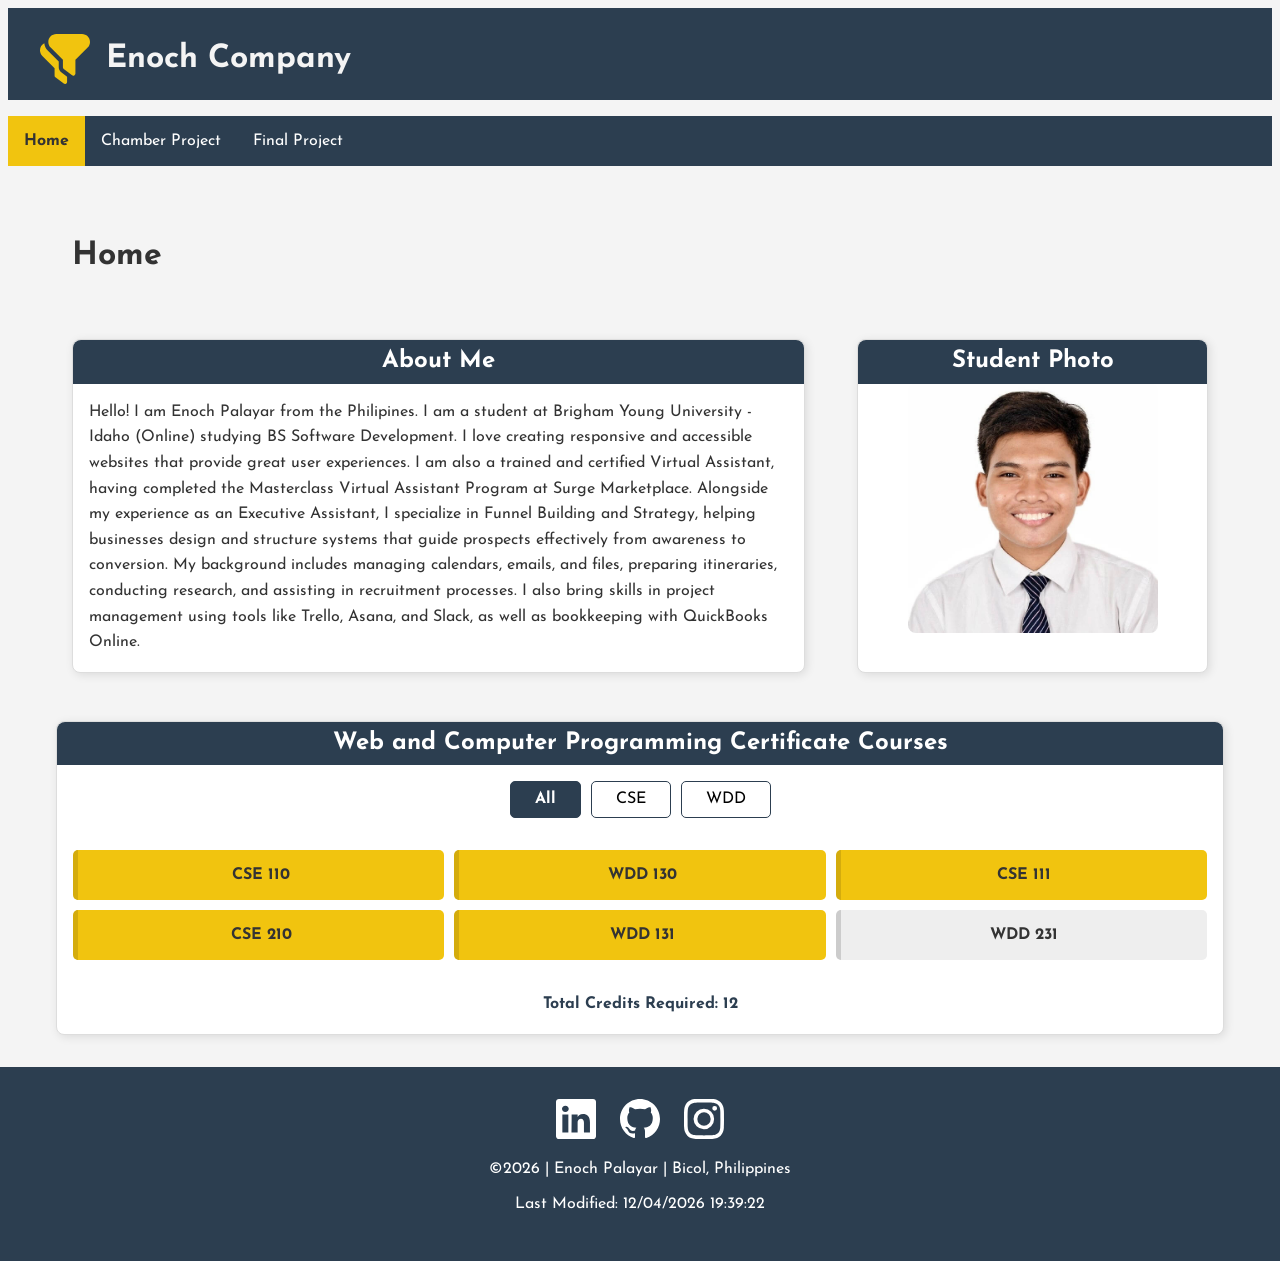
<file: index.html>
<!DOCTYPE html>
<html lang="en">
<head>
    <meta charset="UTF-8">
    <meta name="viewport" content="width=device-width, initial-scale=1.0">
    <meta property="og:title" content="Course Home Page">
    <meta property="og:description" content="Course Home Page discover details of Enoch Palayar and what services he can provide to you and the courses he accomplished towards his Web and Computer Proramming Certication">
    <meta property="og:image" content="https://enochpalayar.github.io/wdd231/images/enoch.png">
    <meta property="og:url" content="https://enochpalayar.github.io/wdd231/index.html">
    <title>Course Home Page | Enoch Palayar</title>
    <meta name="description" content="WDD 231 Course Home Page - Portfolio of Courses completed">
    <meta name="author" content="Enoch Palayar">
    <link rel="preconnect" href="https://fonts.googleapis.com">
    <link rel="preconnect" href="https://fonts.gstatic.com" crossorigin>
    <link href="https://fonts.googleapis.com/css2?family=Josefin+Sans:ital,wght@0,100..700;1,100..700&display=swap" rel="stylesheet">
    <link rel="icon" href="images/favicon.ico">
    <link rel="stylesheet" href="styles/normalize.css">
    <link rel="stylesheet" href="styles/small.css">
    <link rel="stylesheet" href="styles/larger.css">
    <script src="scripts/getdates.js" defer></script>
    <script src="scripts/navigation.js" defer></script>
    <script src="scripts/courses.js" defer></script>
</head>
<body>
<header>
    <div class="header-top">
        <div class="logo-area">
            <img src="images/filters.svg" alt="Enoch Company Logo" width="50" height="50" class="main-logo">
            <span class="company-name">Enoch Company</span>
        </div>
        <button id="menu" class="hamburger" aria-label="Toggle Menu"></button>
    </div>
    <nav>
        <ul class="navigation">
            <li><a href="#" class="active">Home</a></li>
            <li><a href="#">Chamber Project</a></li>
            <li><a href="#">Final Project</a></li>
        </ul>
    </nav>
</header>
    <main>
        <h1>Home</h1>
        <div class="top-grid">
            <section class="card-box">
                <h2>About Me</h2>
                <p>Hello! I am Enoch Palayar from the Philipines. I am a student at Brigham Young University - Idaho (Online) studying BS Software Development. 
                    I love creating responsive and accessible websites that provide great user experiences.  
                    I am also a trained and certified Virtual Assistant, having completed the Masterclass Virtual Assistant Program at Surge Marketplace. 
                    Alongside my experience as an Executive Assistant, I specialize in Funnel Building and Strategy, 
                    helping businesses design and structure systems that guide prospects effectively from awareness to conversion. 
                    My background includes managing calendars, emails, and files, preparing itineraries, conducting research, and assisting in recruitment processes. 
                    I also bring skills in project management using tools like Trello, Asana, and Slack, as well as bookkeeping with QuickBooks Online.</p>    
                </section>
            <section class="card-box">
                <h2>Student Photo</h2>
                <img src="images/enoch.png" alt="Enoch Profile" class="profile-img">
            </section>
        </div>
        <section class="card-box">
            <h2>Web and Computer Programming Certificate Courses</h2>
            <div class="filters">
                <button id="all">All</button>
                <button id="cse">CSE</button>
                <button id="wdd">WDD</button>
            </div>
            <div id="course-list"></div>
            <p class="credits-total">Total Credits Required: <span id="total-credits"></span></p>
        </section>
        <dialog id="course-details"></dialog>
    </main>
    <footer>
        <div class="socials">
            <a href="www.linkedin.com/in/enoch-olivo-palayar-2aaa832b6" target="_blank"><img src="images/linkedin.svg" alt="LinkedIn" width="40" height="40"></a>
            <a href="https://github.com/enochpalayar" target="_blank"><img src="images/github.svg" alt="GitHub" width="40" height="40"></a>
            <a href="https://instagram.com/enochopalayar" target="_blank"><img src="images/instagram.svg" alt="Instagram" width="40" height="40"></a>
        </div>
        <p>&copy;<span id="currentyear"></span> | Enoch Palayar | Bicol, Philippines</p>
        <p>Last Modified: <span id="lastModified"></span></p>
    </footer>
</body>
</html>
</file>
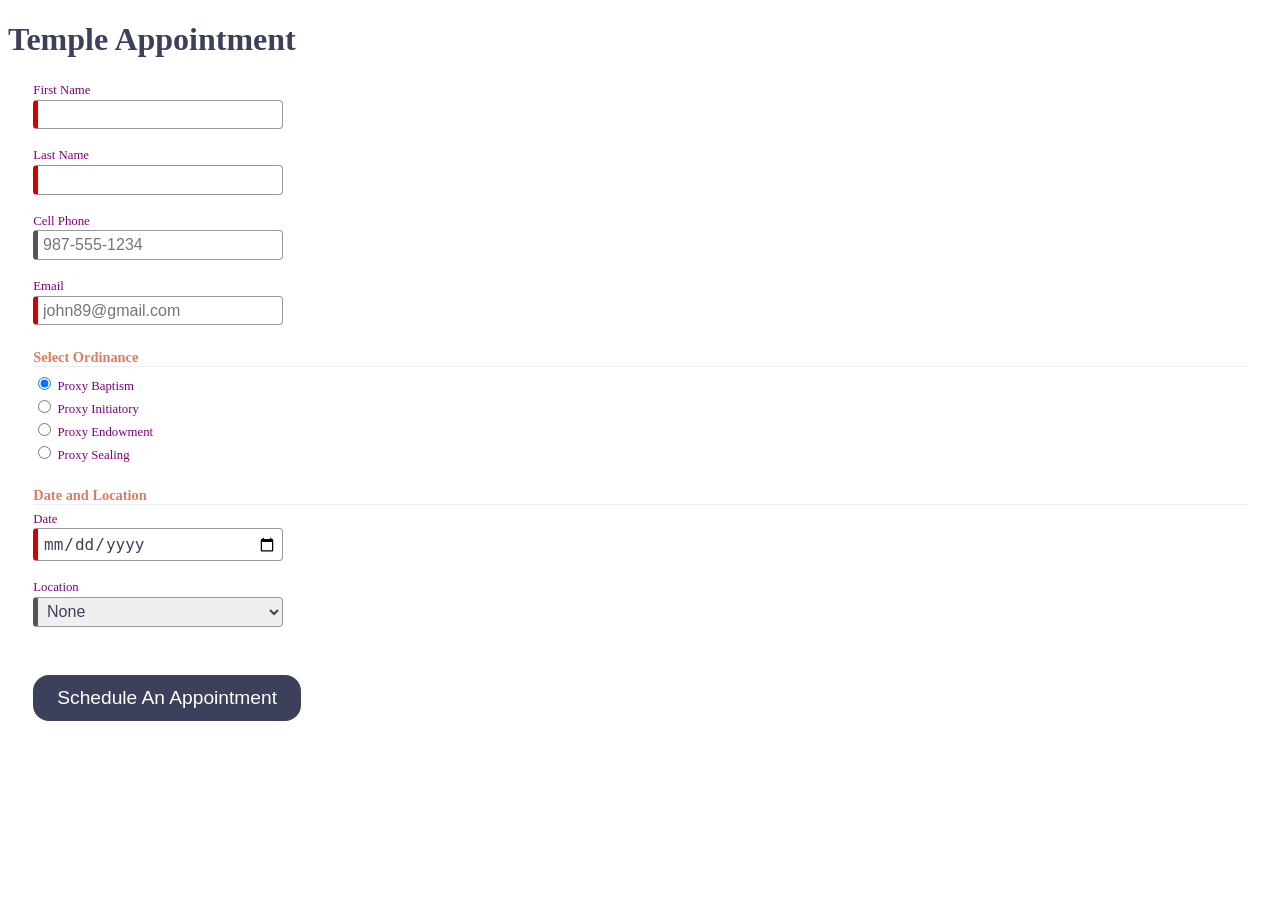
<file: startHere/index.html>
<!DOCTYPE html>
<html lang="en">

<head>
  <meta charset="UTF-8">
  <meta name="viewport" content="width=device-width, initial-scale=1.0">
  <meta name="description" content="Web Lab Start File">
  <meta name="author" content="Paul Cheney">

  <link rel="stylesheet" href="styles/small.css">
  <link rel="stylesheet" href="styles/large.css">

  <title>Web Lab Start File</title>
</head>

<body>

  <main>
    <h1>Temple Appointment</h1>

    <form method="GET" action="thanks.html" class="designOne">
      <label>First Name <input type="text" name="first" required autocomplete="given-name" title="Your First Name"></label>
        <label>Last Name <input type="text" name="last" required autocomplete="family-name" title="Your Last Name"></label>
        <label>Cell Phone <input type="tel" name="phone"  autocomplete="tel" title="A Phone Number with dashes" placeholder="987-555-1234" ></label>
        <label>Email <input type="email" name="email" required placeholder="john89@gmail.com"  title="Your Email" autocomplete="email"></label>
  

        <h3>Select Ordinance</h3>
        <label><input type="radio" name="ordinance" value="Baptism" checked> Proxy Baptism</label>
        <label><input type="radio" name="ordinance" value="Initiatory"> Proxy Initiatory</label>
        <label><input type="radio" name="ordinance" value="Endowment"> Proxy Endowment</label>
        <label><input type="radio" name="ordinance" value="Sealing"> Proxy Sealing</label>

        
        <h3>Date and Location</h3>
        <label>Date <input type="date" name="date" required></label>

        <label>Location
          <select name="location" required>
            <option value="">None</option>
            <option value="Payson">Payson</option>
            <option value="Orem">Orem</option>
            <option value="Provo City Center">Provo City Center</option>
        </label>

        <input type="submit" value="Schedule An Appointment">
    </form>

    
  </main>

</body>
</html>
</file>
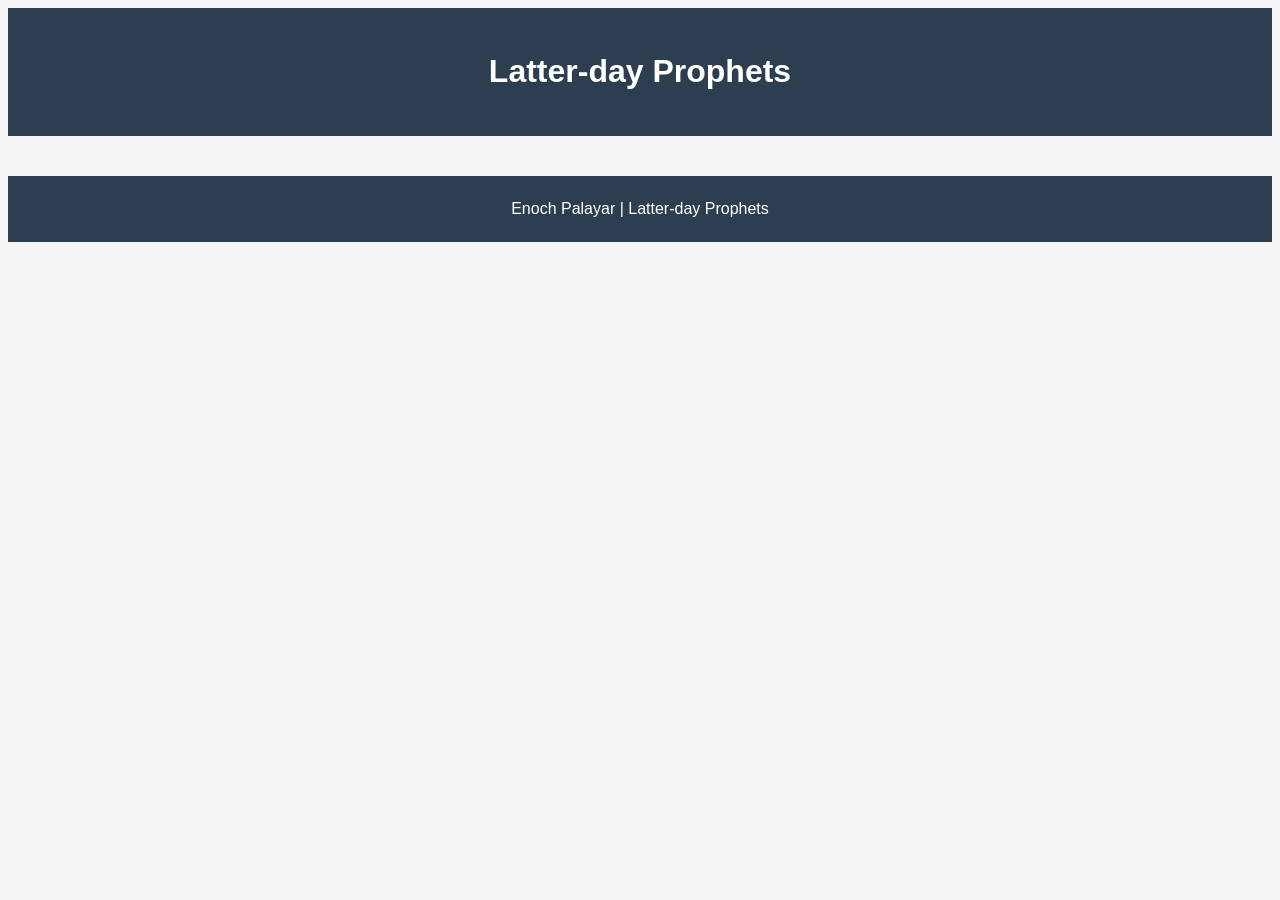
<file: prophets.html>
<!DOCTYPE html>
<html lang="en">
<head>
    <meta charset="UTF-8">
    <meta name="viewport" content="width=device-width, initial-scale=1.0">
    <meta name="description" content="This page contains the details and photos of Latter-day Prophets">
    <meta name="author" content="Enoch Palayar">
    <meta property="og:title" content="Latter-day Prophets Directory">
    <meta property="og:description" content="View a list of Latter-day Prophets including birth dates and locations.">
    <meta property="og:image" content="https://byui-cse.github.io/cse-ww-program/data/images/prophets">
    <meta property="og:url" content="https://enochpalayar.github.io/wdd231/prophets.html">
    <link rel="stylesheet" href="styles/prophets.css">
    <script src="scripts/prophets.js" defer></script>
    <title>WDD 231 | Prophets</title>
</head>
<body>
    <header>
        <h1>Latter-day Prophets</h1>
    </header>
    <main>
        <div id="cards"></div>
    </main>
    <footer>
        Enoch Palayar | Latter-day Prophets
    </footer>
</body>
</html>
</file>
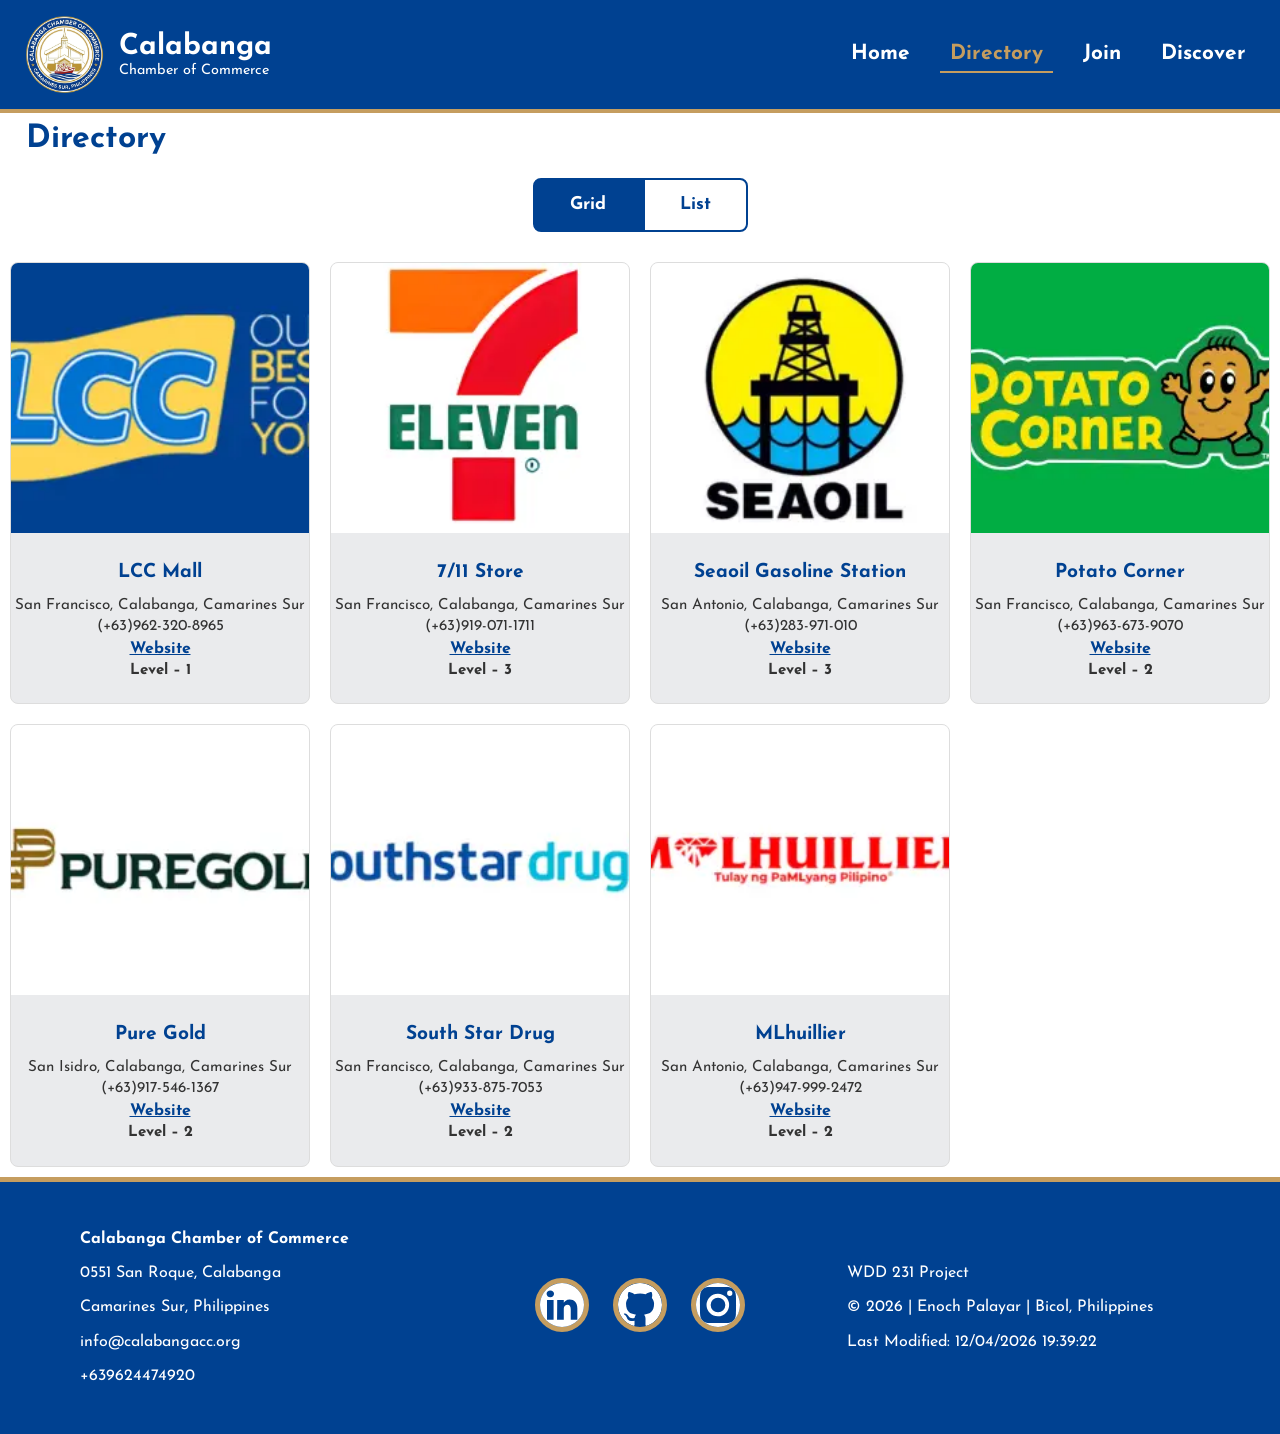
<file: chamber/directory.html>
<!DOCTYPE html>
<html lang="en">
<head>
    <meta charset="UTF-8">
    <meta name="viewport" content="width=device-width, initial-scale=1.0">
    <title>Calabanga Chamber of Commerce | Directory</title>
    <meta name="description" content="Calabanga Chamber of Commerce directory page where details of different businesses in Calabanga where people can collaborate">
    <meta name="author" content="Enoch Palayar">
    <link rel="icon" href="images/logo.ico">

    <meta property="og:title" content="Calabanga Chamber of Commerce Directory of Calabanga Businesses">
    <meta property="og:description" content="Calabanga Chamber of Commerce directory page where details of different businesses in Calabanga where people can collaborate">
    <meta property="og:url" content="https://enochpalayar.github.io/wdd231/chamber">
    <meta property="og:image" content="https://enochpalayar.github.io/wdd231/chamber/images/logo.webp">
    <meta property="og:locale" content="en_US">
    <meta property="og:type" content="website">
    <meta property="og:site_name" content="WDD 231 | Calabanga Chamber of Commerce | Enoch Palayar">

    <link rel="stylesheet" href="styles/normalize.css">
    <link rel="stylesheet" href="styles/small.css">
    <link rel="stylesheet" href="styles/larger.css">

    <link rel="preconnect" href="https://fonts.googleapis.com">
    <link rel="preconnect" href="https://fonts.gstatic.com" crossorigin>
    <link href="https://fonts.googleapis.com/css2?family=Josefin+Sans:ital,wght@0,100..700;1,100..700&display=swap" rel="stylesheet">

    <script src="scripts/members.js" defer></script>
    <script src="scripts/navigation.js" defer></script>
    <script src="scripts/getdates.js" defer></script>
</head>
<body>
    <header>
        <div class="header-container">
            <div class="brand">
                <img src="images/logo.webp" alt="Calabanga Logo" width="80">
                <div class="brand-text">
                    <span class="brand-name">Calabanga</span>
                    <span class="brand-sub">Chamber of Commerce</span>
                </div>
            </div>
            <button id="hamburger" aria-label="Toggle Menu"></button>
            <nav>
                <div class="nav-links">
                    <a href="index.html">Home</a>
                    <a href="directory.html" class="active">Directory</a>
                    <a href="join.html">Join</a>
                    <a href="discover.html">Discover</a>
                </div>
            </nav>
        </div>
    </header>

    <main>
        <h1>Directory</h1>
        <div class="buttons">
            <button id="btnGrid" class="active">Grid</button>
            <button id="btnList">List</button>
        </div>
        <div id="members" class="grid">
        </div>
    </main>

    <footer>
        <div class="address">
            <p><strong>Calabanga Chamber of Commerce</strong></p>
            <p>0551 San Roque, Calabanga</p>
            <p>Camarines Sur, Philippines</p>
            <p>info@calabangacc.org</p>
            <p>+639624474920</p>
        </div>
        
        <div class="social">
            <a href="#"><img src="images/linkedin.svg" alt="LinkedIn" width="44" height="44"></a>
            <a href="#"><img src="images/github.svg" alt="GitHub" width="44" height="44"></a>
            <a href="#"><img src="images/instagram.svg" alt="Instagram" width="44" height="44"></a>
        </div>
        
        <div class="project">
            <p>WDD 231 Project</p>
            <p>&copy; <span id="currentYear"></span> | Enoch Palayar | Bicol, Philippines</p>
            <p>Last Modified: <span id="lastModified"></span></p>
        </div>
    </footer>
</body>
</html>
</file>
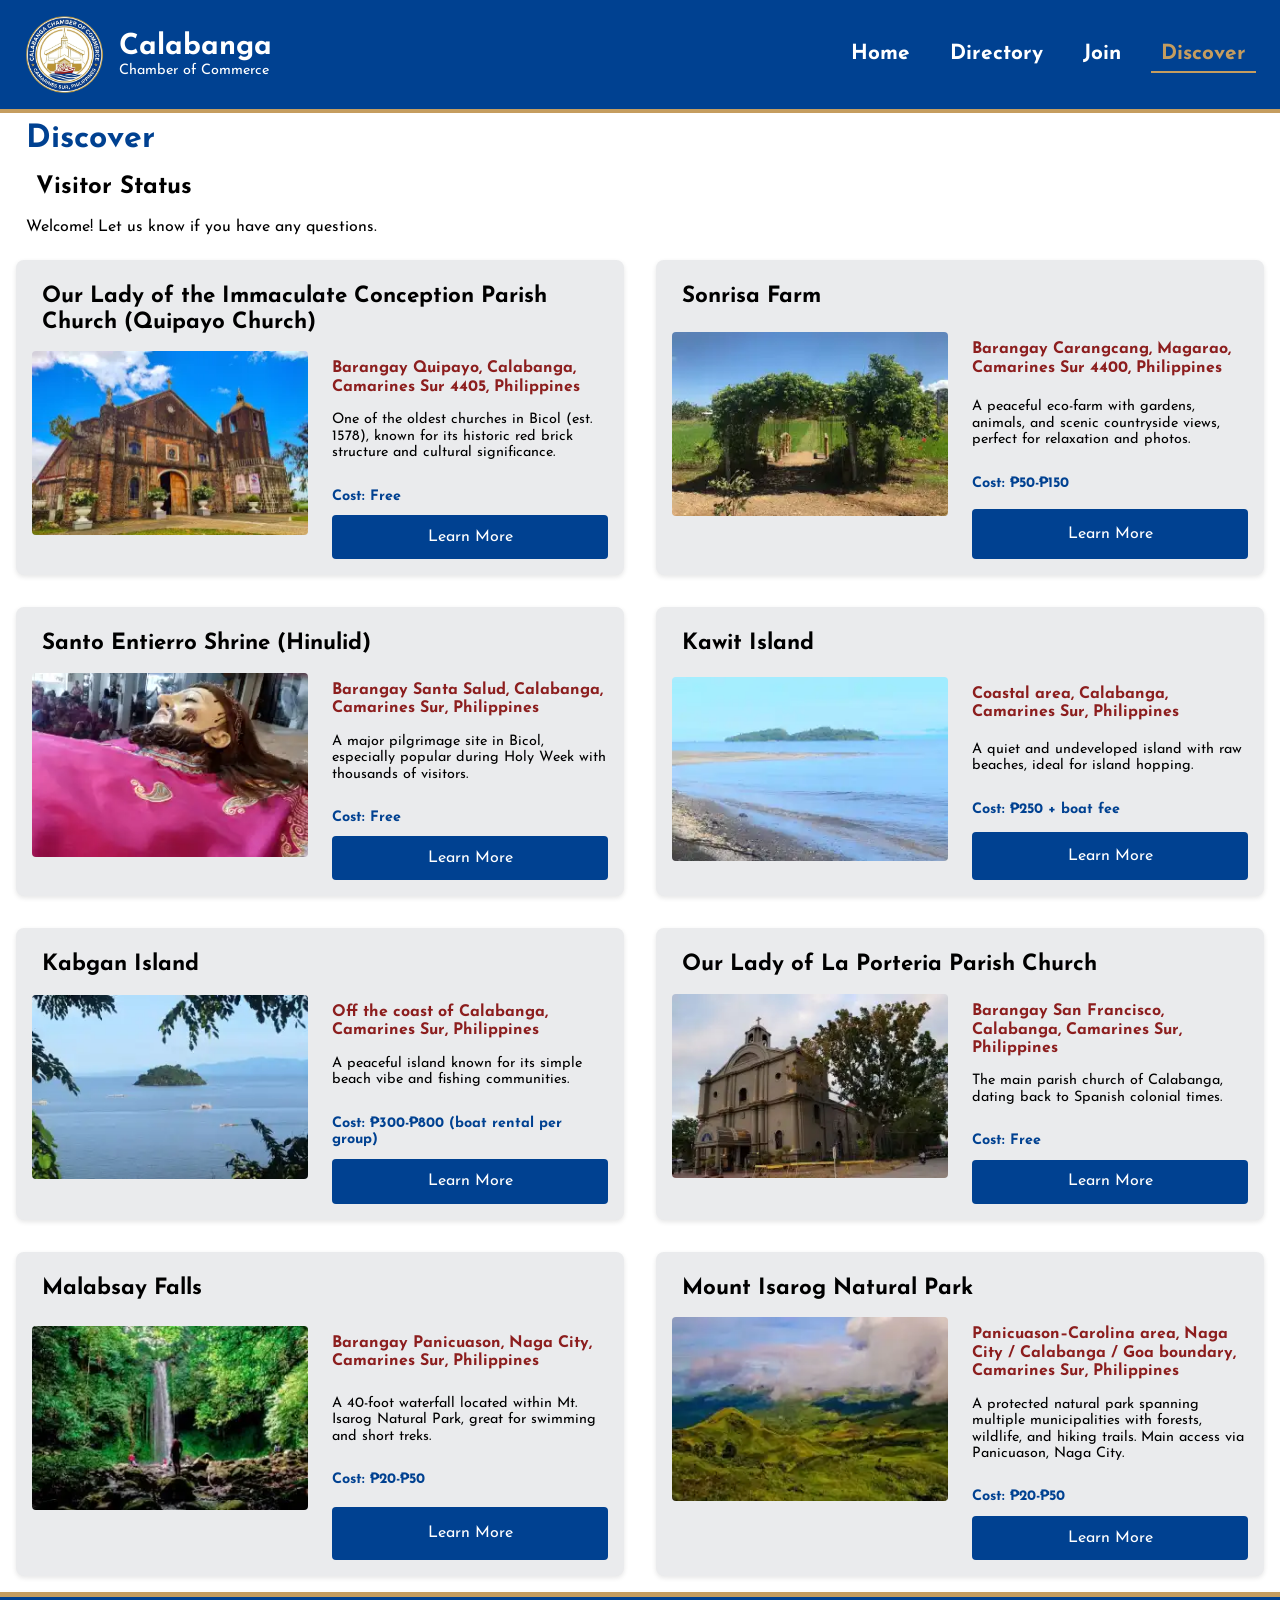
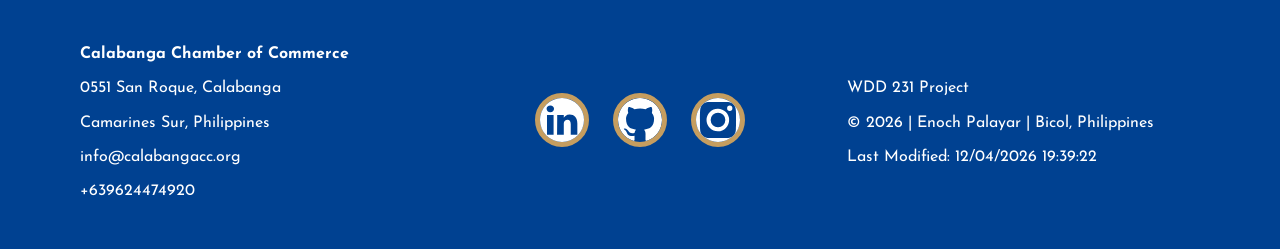
<file: chamber/discover.html>
<!DOCTYPE html>
<html lang="en">
<head>
    <meta charset="UTF-8">
    <meta name="viewport" content="width=device-width, initial-scale=1.0">
    <title>Calabanga Chamber of Commerce | Discover</title>
    <meta name="description" content="Calabanga Chamber of Commerce discovery page, discover different vibrant and exciting places near and around Calabanga">
    <meta name="author" content="Enoch Palayar">
    <link rel="icon" href="images/logo.ico">

    <meta property="og:title" content="Calabanga Chamber of Commerce Discovery Page">
    <meta property="og:description" content="Calabanga Chamber of Commerce discovery page, discover different vibrant and exciting places near and around Calabanga">
    <meta property="og:url" content="https://enochpalayar.github.io/wdd231/chamber">
    <meta property="og:image" content="https://enochpalayar.github.io/wdd231/chamber/images/logo.webp">
    <meta property="og:locale" content="en_US">
    <meta property="og:type" content="website">
    <meta property="og:site_name" content="WDD 231 | Calabanga Chamber of Commerce | Enoch Palayar">

    <link rel="stylesheet" href="styles/normalize.css">
    <link rel="stylesheet" href="styles/small.css">
    <link rel="stylesheet" href="styles/medium.css">
    <link rel="stylesheet" href="styles/larger.css">

    <link rel="preconnect" href="https://fonts.googleapis.com">
    <link rel="preconnect" href="https://fonts.gstatic.com" crossorigin>
    <link href="https://fonts.googleapis.com/css2?family=Josefin+Sans:ital,wght@0,100..700;1,100..700&display=swap" rel="stylesheet">

    <script src="scripts/discover.js" type="module"></script>
    <script src="scripts/navigation.js" defer></script>
    <script src="scripts/message.js" defer></script>
    <script src="scripts/getdates.js" defer></script>
</head>
<body>
    <header>
        <div class="header-container">
            <div class="brand">
                <img src="images/logo.webp" alt="Calabanga Logo" width="80">
                <div class="brand-text">
                    <span class="brand-name">Calabanga</span>
                    <span class="brand-sub">Chamber of Commerce</span>
                </div>
            </div>
            <button id="hamburger" aria-label="Toggle Menu"></button>
            <nav>
                <div class="nav-links">
                    <a href="index.html">Home</a>
                    <a href="directory.html">Directory</a>
                    <a href="join.html">Join</a>
                    <a href="discover.html" class="active">Discover</a>
                </div>
            </nav>
        </div>
    </header>

    <main class="discover">
        <h1>Discover</h1>
        <h2>Visitor Status</h2>
        <p id="timeBetween"></p> 
        <section id="allplaces"></section>
    </main>

    <footer>
        <div class="address">
            <p><strong>Calabanga Chamber of Commerce</strong></p>
            <p>0551 San Roque, Calabanga</p>
            <p>Camarines Sur, Philippines</p>
            <p>info@calabangacc.org</p>
            <p>+639624474920</p>
        </div>
        
        <div class="social">
            <a href="#"><img src="images/linkedin.svg" alt="LinkedIn" width="44" height="44"></a>
            <a href="#"><img src="images/github.svg" alt="GitHub" width="44" height="44"></a>
            <a href="#"><img src="images/instagram.svg" alt="Instagram" width="44" height="44"></a>
        </div>
        
        <div class="project">
            <p>WDD 231 Project</p>
            <p>&copy; <span id="currentYear"></span> | Enoch Palayar | Bicol, Philippines</p>
            <p>Last Modified: <span id="lastModified"></span></p>
        </div>
    </footer>
</body>
</html>
</file>
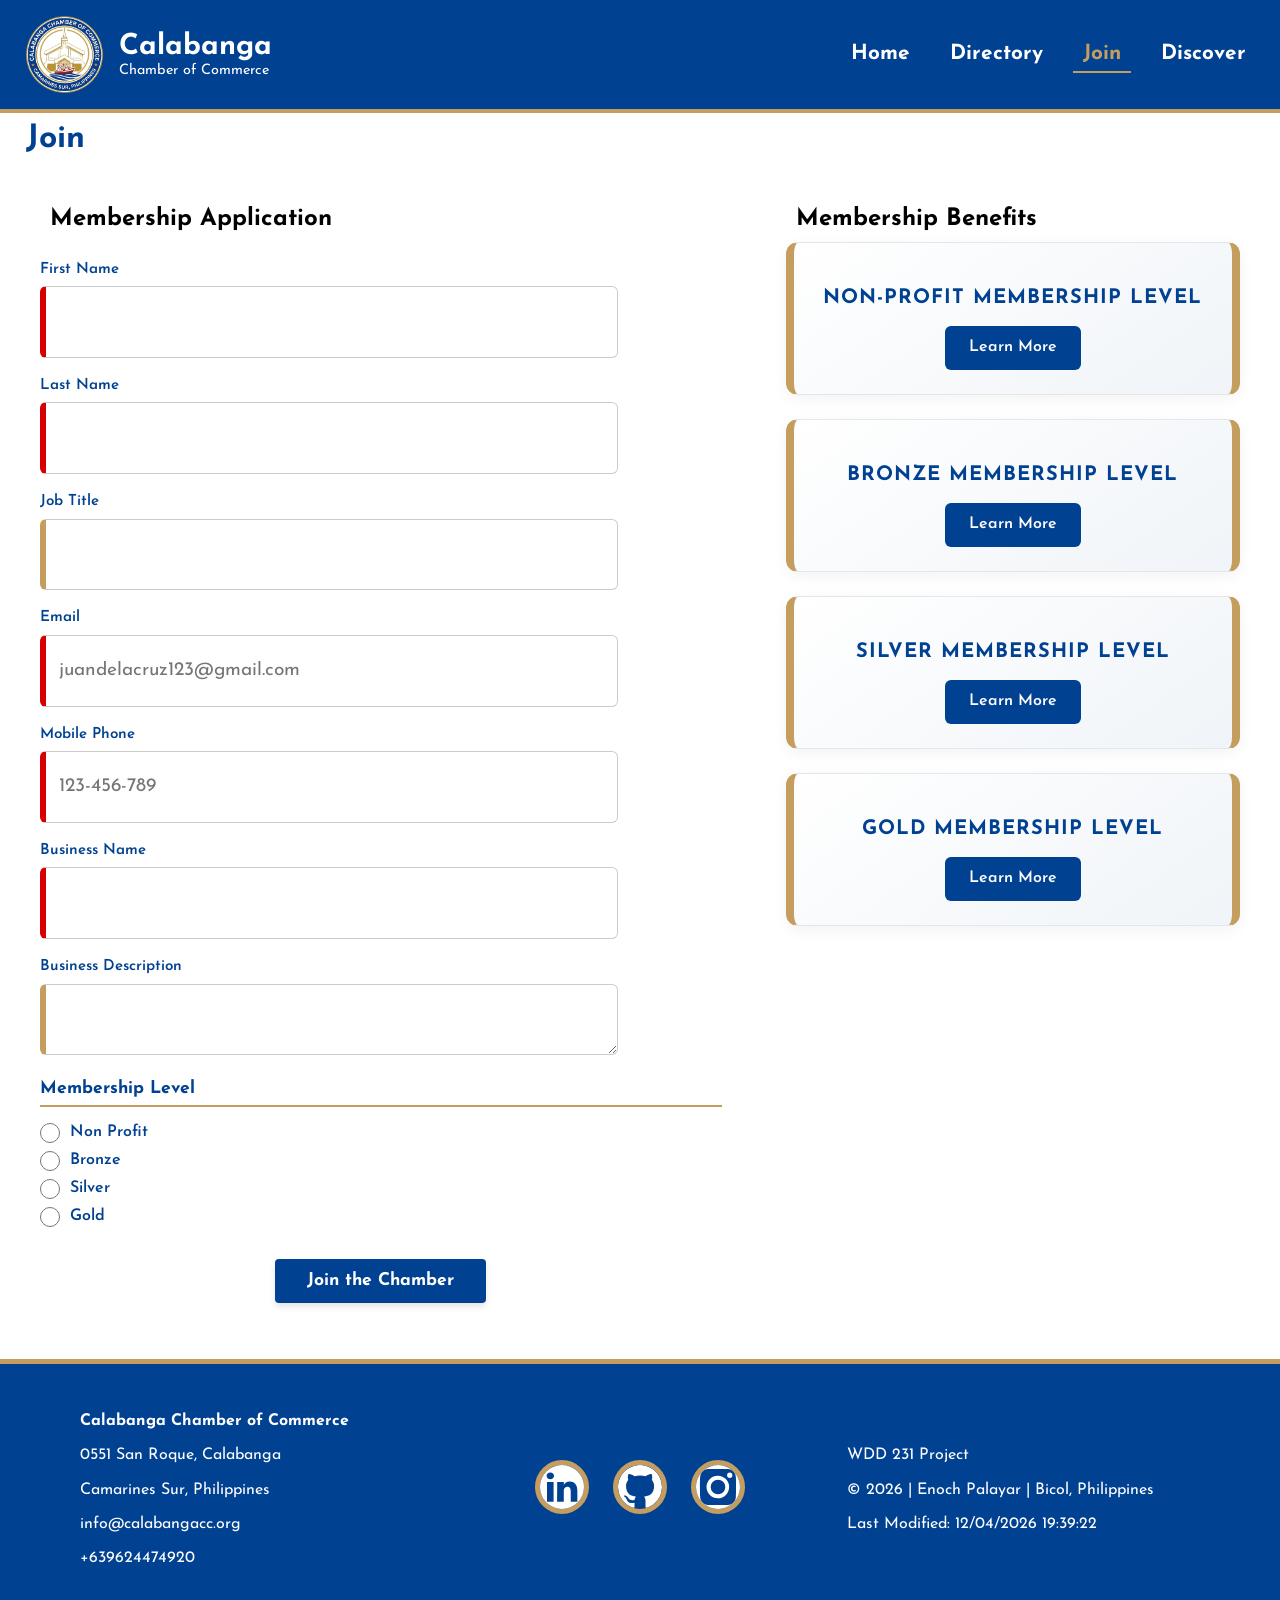
<file: chamber/join.html>
<!DOCTYPE html>
<html lang="en">
<head>
    <meta charset="UTF-8">
    <meta name="viewport" content="width=device-width, initial-scale=1.0">
    <title>Calabanga Chamber of Commerce | Join</title>
    <meta name="description" content="Be part and join the Calabanga Chamber Commerce and make difference and be different as you establish your business and the Calabanga Community.">
    <meta name="author" content="Enoch Palayar">
    <link rel="icon" href="images/logo.ico">

    <meta property="og:title" content="Join Calabanga Chamber of Commerce">
    <meta property="og:description" content="Be part and join the Calabanga Chamber Commerce and make difference and be different as you establish your business and the Calabanga Community.">
    <meta property="og:url" content="https://enochpalayar.github.io/wdd231/chamber">
    <meta property="og:image" content="https://enochpalayar.github.io/wdd231/chamber/images/logo.webp">
    <meta property="og:locale" content="en_US">
    <meta property="og:type" content="website">
    <meta property="og:site_name" content="WDD 231 | Calabanga Chamber of Commerce | Enoch Palayar">

    <link rel="stylesheet" href="styles/normalize.css">
    <link rel="stylesheet" href="styles/small.css">
    <link rel="stylesheet" href="styles/larger.css">

    <link rel="preconnect" href="https://fonts.googleapis.com">
    <link rel="preconnect" href="https://fonts.gstatic.com" crossorigin>
    <link href="https://fonts.googleapis.com/css2?family=Josefin+Sans:ital,wght@0,100..700;1,100..700&display=swap" rel="stylesheet">

    <script src="scripts/navigation.js" defer></script>
    <script src="scripts/getdates.js" defer></script>
    <script src="scripts/membershiplevel.js" defer></script>
</head>
<body>
    <header>
        <div class="header-container">
            <div class="brand">
                <img src="images/logo.webp" alt="Calabanga Logo" width="80">
                <div class="brand-text">
                    <span class="brand-name">Calabanga</span>
                    <span class="brand-sub">Chamber of Commerce</span>
                </div>
            </div>
            <button id="hamburger" aria-label="Toggle Menu"></button>
            <nav>
                <div class="nav-links">
                    <a href="index.html">Home</a>
                    <a href="directory.html">Directory</a>
                    <a href="join.html" class="active">Join</a>
                    <a href="discover.html">Discover</a>
                </div>
            </nav>
        </div>
    </header>
    <main>
        <h1>Join</h1>
        <div class="join">
        <section>
            <h2>Membership Application</h2>
            <form method="GET" action="thankyou.html" class="form-design">
                <label for="first">First Name 
                    <input type="text" id="first" name="first" required autocomplete="given-name" title="Your First Name">
                </label>
                
                <label for="last">Last Name 
                    <input type="text" id="last" name="last" required autocomplete="family-name" title="Your Last Name">
                </label>
                
                <label for="title">Job Title 
                    <input type="text" id="title" name="title" autocomplete="organization-title" pattern="[a-zA-Z\s\-]{7,}" title="Your Professional Title">
                </label>
                
                <label for="email">Email 
                    <input type="email" id="email" name="email" required placeholder="juandelacruz123@gmail.com" autocomplete="email" title="Your Email">
                </label>
                
                <label for="phone">Mobile Phone 
                    <input type="tel" id="phone" name="phone" required autocomplete="tel" placeholder="123-456-789" title="Your Phone Number">
                </label>
                
                <label for="organization">Business Name 
                    <input type="text" id="organization" name="organization" required autocomplete="organization" title="Your Business Name">
                </label>
                
                <label for="description">Business Description 
                    <textarea id="description" name="description" title="Business description"></textarea>
                </label>
                
                <fieldset class="membership-group">
                    <legend>Membership Level</legend>
                    <label><input type="radio" name="level" value="np" required> Non Profit</label>
                    <label><input type="radio" name="level" value="bronze"> Bronze</label>
                    <label><input type="radio" name="level" value="silver"> Silver</label>
                    <label><input type="radio" name="level" value="gold"> Gold</label>
                </fieldset>
                
                <input type="submit" value="Join the Chamber">
                <input type="hidden" name="timestamp" id="today">
            </form>
        </section>

            <section class="mlvl">
                <h2>Membership Benefits</h2>
                <aside class="level-card">
                    <h3>Non-Profit Membership Level</h3>
                    <button id="mlBtn1">Learn More</button>
                </aside>
                <aside class="level-card">
                    <h3>Bronze Membership Level</h3>
                    <button id="mlBtn2">Learn More</button>
                </aside>
                <aside class="level-card">
                    <h3>Silver Membership Level</h3>
                    <button id="mlBtn3">Learn More</button>
                </aside>
                <aside class="level-card">
                    <h3>Gold Membership Level</h3>
                    <button id="mlBtn4">Learn More</button>
                </aside>

                <dialog id="mlModal">
                    <div class="modal-header">
                        <h4 id="mltitle">Membership Level</h4>
                        <button id="closeModal">X</button>
                    </div>
                    <div id="mldetails"></div>
                </dialog>
            </section>
        </div>
    </main>
    <footer>
        <div class="address">
            <p><strong>Calabanga Chamber of Commerce</strong></p>
            <p>0551 San Roque, Calabanga</p>
            <p>Camarines Sur, Philippines</p>
            <p>info@calabangacc.org</p>
            <p>+639624474920</p>
        </div>
        
        <div class="social">
            <a href="#"><img src="images/linkedin.svg" alt="LinkedIn" width="44" height="44"></a>
            <a href="#"><img src="images/github.svg" alt="GitHub" width="44" height="44"></a>
            <a href="#"><img src="images/instagram.svg" alt="Instagram" width="44" height="44"></a>
        </div>
        
        <div class="project">
            <p>WDD 231 Project</p>
            <p>&copy; <span id="currentYear"></span> | Enoch Palayar | Bicol, Philippines</p>
            <p>Last Modified: <span id="lastModified"></span></p>
        </div>
    </footer>
</body>
</html>
</file>
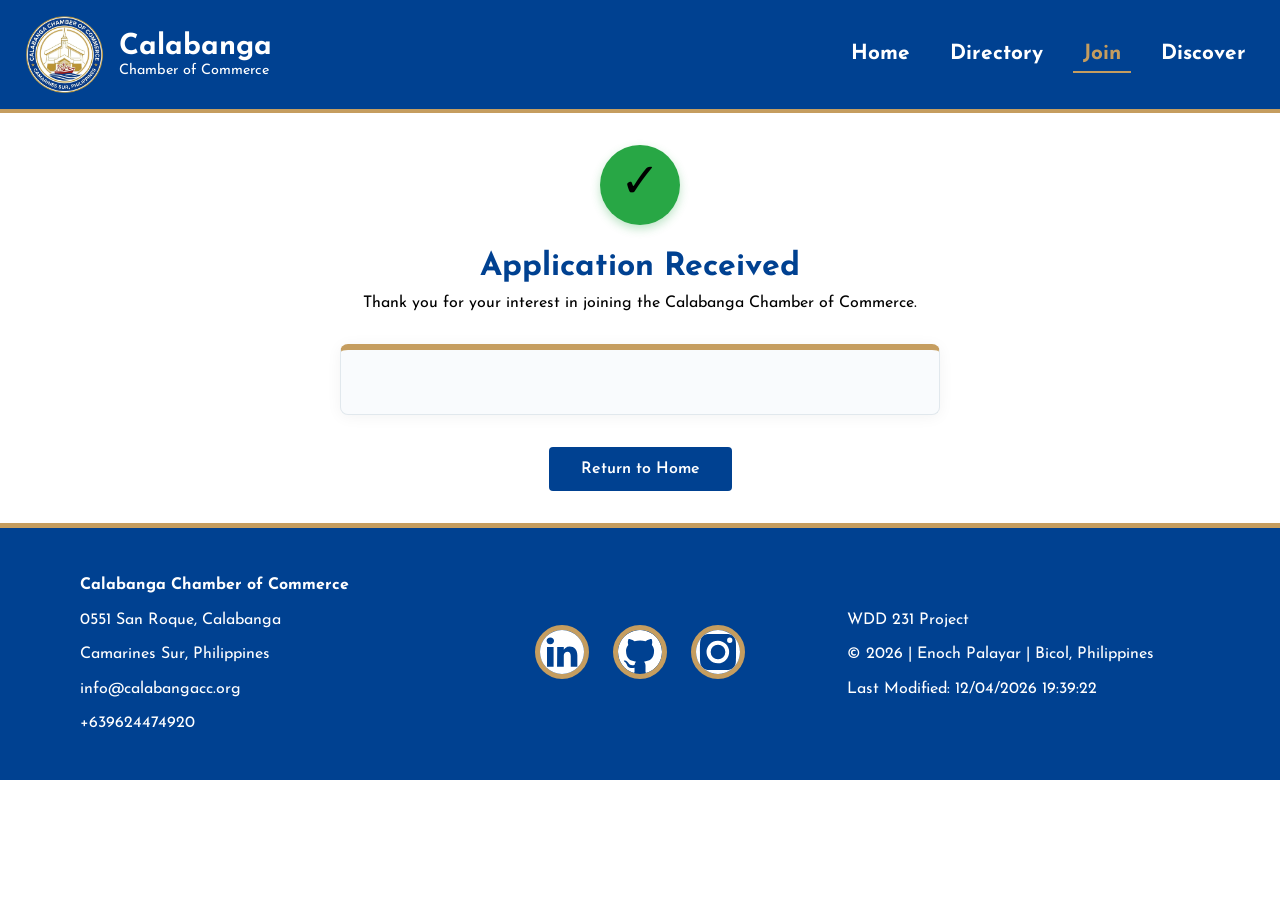
<file: chamber/thankyou.html>
<!DOCTYPE html>
<html lang="en">
<head>
    <meta charset="UTF-8">
    <meta name="viewport" content="width=device-width, initial-scale=1.0">
    <title>Calabanga Chamber of Commerce | Join</title>
    <meta name="description" content="Be part and join the Calabanga Chamber Commerce and make difference and be different as you establish your business and the Calabanga Community.">
    <meta name="author" content="Enoch Palayar">
    <link rel="icon" href="images/logo.ico">

    <meta property="og:title" content="Join Calabanga Chamber of Commerce">
    <meta property="og:description" content="Be part and join the Calabanga Chamber Commerce and make difference and be different as you establish your business and the Calabanga Community.">
    <meta property="og:url" content="https://enochpalayar.github.io/wdd231/chamber">
    <meta property="og:image" content="https://enochpalayar.github.io/wdd231/chamber/images/logo.webp">
    <meta property="og:locale" content="en_US">
    <meta property="og:type" content="website">
    <meta property="og:site_name" content="WDD 231 | Calabanga Chamber of Commerce | Enoch Palayar">

    <link rel="stylesheet" href="styles/normalize.css">
    <link rel="stylesheet" href="styles/small.css">
    <link rel="stylesheet" href="styles/larger.css">

    <link rel="preconnect" href="https://fonts.googleapis.com">
    <link rel="preconnect" href="https://fonts.gstatic.com" crossorigin>
    <link href="https://fonts.googleapis.com/css2?family=Josefin+Sans:ital,wght@0,100..700;1,100..700&display=swap" rel="stylesheet">

    <script src="scripts/navigation.js" defer></script>
    <script src="scripts/getdates.js" defer></script>
    <script src="scripts/capturedata.js" defer></script>
</head>
<body>
    <header>
        <div class="header-container">
            <div class="brand">
                <img src="images/logo.webp" alt="Calabanga Logo" width="80">
                <div class="brand-text">
                    <span class="brand-name">Calabanga</span>
                    <span class="brand-sub">Chamber of Commerce</span>
                </div>
            </div>
            <button id="hamburger" aria-label="Toggle Menu"></button>
            <nav>
                <div class="nav-links">
                    <a href="index.html">Home</a>
                    <a href="directory.html">Directory</a>
                    <a href="join.html" class="active">Join</a>
                    <a href="discover.html">Discover</a>
                </div>
            </nav>
        </div>
    </header>
    <main class="thank-you-page">
    <section class="thank-you-container">
        <div class="success-icon">✓</div>
        <h1>Application Received</h1>
        <p class="intro-text">Thank you for your interest in joining the Calabanga Chamber of Commerce.</p>
        
        <div id="results"></div>

        <div class="action-links">
            <a href="index.html" class="btn-primary">Return to Home</a>
        </div>
    </section>
    </main>
    <footer>
        <div class="address">
            <p><strong>Calabanga Chamber of Commerce</strong></p>
            <p>0551 San Roque, Calabanga</p>
            <p>Camarines Sur, Philippines</p>
            <p>info@calabangacc.org</p>
            <p>+639624474920</p>
        </div>
        
        <div class="social">
            <a href="#"><img src="images/linkedin.svg" alt="LinkedIn" width="44" height="44"></a>
            <a href="#"><img src="images/github.svg" alt="GitHub" width="44" height="44"></a>
            <a href="#"><img src="images/instagram.svg" alt="Instagram" width="44" height="44"></a>
        </div>
        
        <div class="project">
            <p>WDD 231 Project</p>
            <p>&copy; <span id="currentYear"></span> | Enoch Palayar | Bicol, Philippines</p>
            <p>Last Modified: <span id="lastModified"></span></p>
        </div>
    </footer>
</body>
</html>
</file>
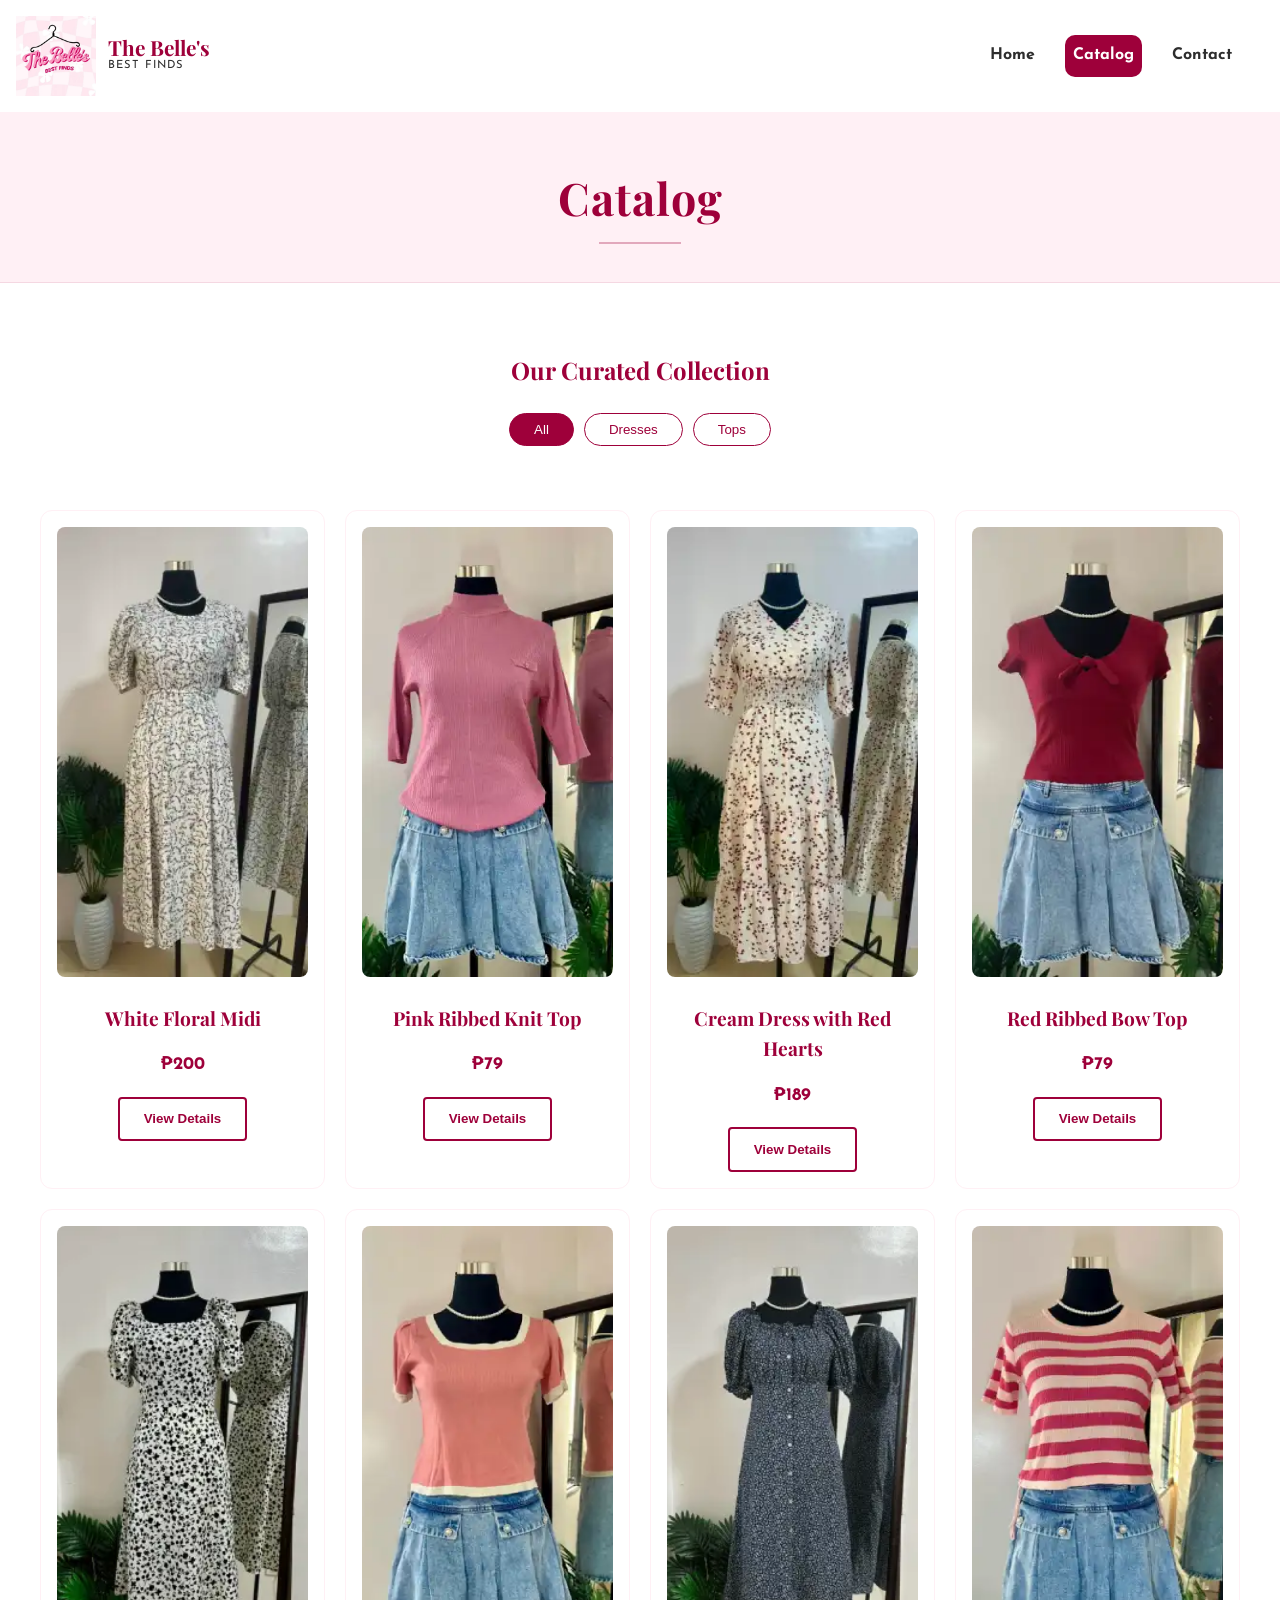
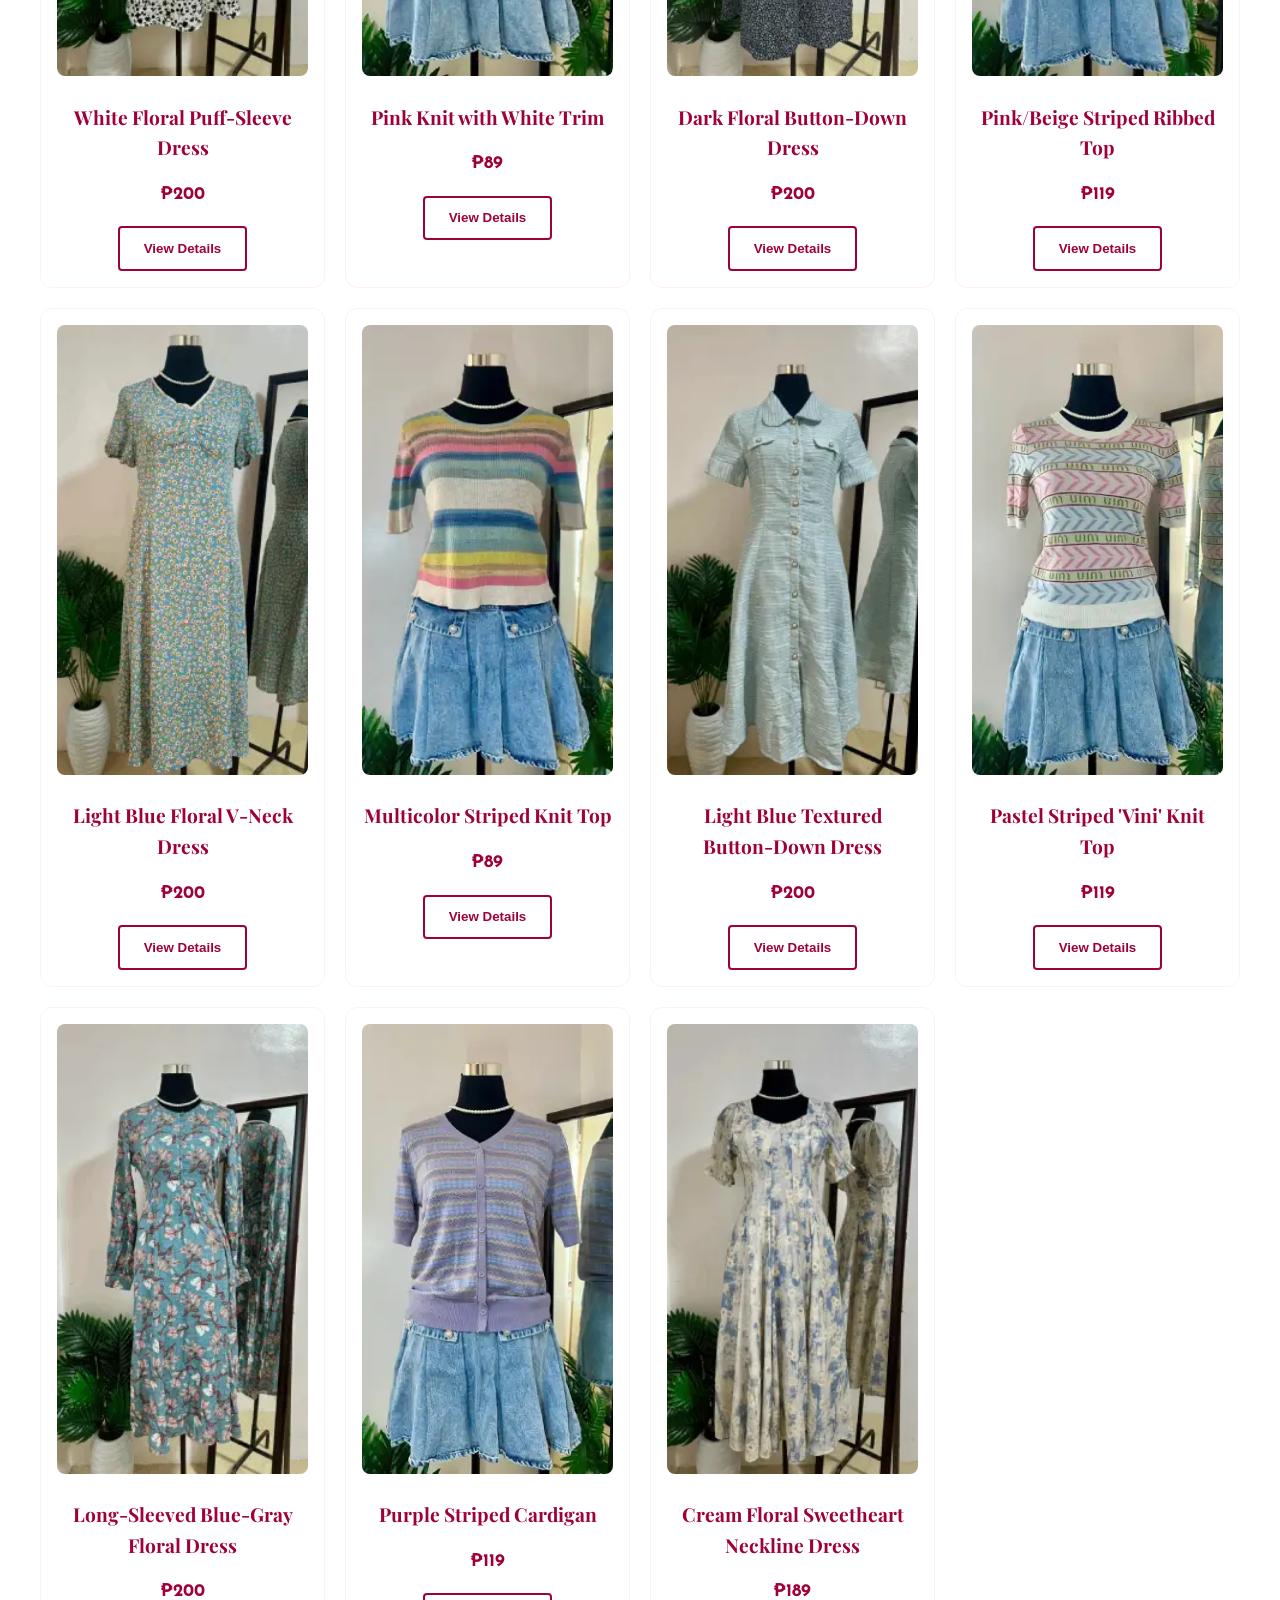
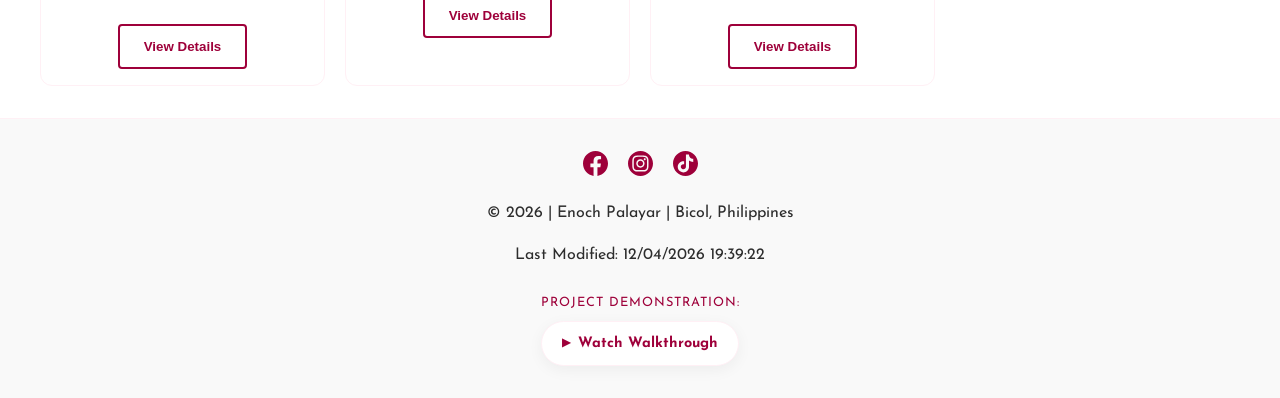
<file: project/catalog.html>
<!DOCTYPE html>
<html lang="en">
<head>
    <meta charset="UTF-8">
    <meta name="viewport" content="width=device-width, initial-scale=1.0">
    <title>The Belle’s Best Finds | Catalog</title>
    <meta name="description" content="Belle's Best Finds Online Shop Catalog page where timeless dresses find their next belle">
    <meta name="author" content="Enoch Palayar">
    <link rel="icon" href="images/logo.ico">

    <meta property="og:title" content="The Belle's Best Finds Catalog Page, learn more of us.">
    <meta property="og:description" content="Belle's Best Finds Online Shop Catalog page where timeless dresses find their next belle">
    <meta property="og:url" content="https://enochpalayar.github.io/wdd231/project">
    <meta property="og:image" content="https://enochpalayar.github.io/wdd231/project/images/logo.webp">
    <meta property="og:locale" content="en_US">
    <meta property="og:type" content="website">
    <meta property="og:site_name" content="WDD 231 | The Belle's Best Finds | Enoch Palayar">

    <link rel="stylesheet" href="styles/small.css">
    <link rel="stylesheet" href="styles/large.css">

    <link rel="preconnect" href="https://fonts.googleapis.com">
    <link rel="preconnect" href="https://fonts.gstatic.com" crossorigin>
    <link href="https://fonts.googleapis.com/css2?family=Josefin+Sans:wght@300;400;700&family=Playfair+Display:ital,wght@0,400;0,700;1,400&display=swap" rel="stylesheet">

    <script src="scripts/global.js" defer></script>
    <script src="scripts/catalog.js" type="module"></script>

</head>
<body>
    <header>
        <div class="belle-header-wrap">
            <div class="brand">
                <img src="images/logo.webp" alt="Belle's Logo" width="80">
                <div class="brand-text">
                    <span class="brand-name">The Belle's</span>
                    <span class="brand-sub">Best Finds</span>
                </div>
            </div>
            <button id="hamburger" aria-label="Toggle Menu">☰</button>
            <nav id="primary-nav">
                <div class="nav-links">
                    <a href="index.html">Home</a>
                    <a href="catalog.html" class="active">Catalog</a>
                    <a href="contact.html">Contact</a>
                </div>
            </nav>
        </div>
    </header>
    <main>
        <section class="wayfinding">
        <h1>Catalog</h1>
        </section>
        <section class="catalog-hero">
            <h2>Our Curated Collection</h2>
            <div class="filters">
                <button class="filter-btn active" data-filter="all">All</button>
                <button class="filter-btn" data-filter="Dresses">Dresses</button>
                <button class="filter-btn" data-filter="Tops">Tops</button>
            </div>
        </section>

        <div id="belle-product-display" class="belle-product-display"></div>

        <dialog id="item-modal">
            <div id="modal-content"></div>
            <button id="close-modal" class="belle-btn-fill">Close</button>
        </dialog>
    </main>
    <footer>
        <div class="social-links">
            <a href="https://www.facebook.com/itsbellemago" class="social-icon" target="_blank"><img src="images/facebook.svg" alt="FB"></a>
            <a href="https://www.instagram.com/alliahbelleee/" class="social-icon" target="_blank"><img src="images/instagram.svg" alt="IG"></a>
            <a href="https://www.tiktok.com/@thebellesbestfinds" class="social-icon" target="_blank"><img src="images/tiktok.svg" alt="TT"></a>
        </div>
        <p>&copy; 2026 | Enoch Palayar | Bicol, Philippines</p>
        <p>Last Modified: <span id="last-modified"></span></p>
        <div class="footer-video-link">
            <p>Project Demonstration:</p>
            <a href="https://www.loom.com/share/756003d9fac648bbb88aed2967f960f3" target="_blank" class="video-btn">
                <span class="icon">▶</span> Watch Walkthrough
            </a>
        </div>
    </footer>
</body>
</html>
</file>
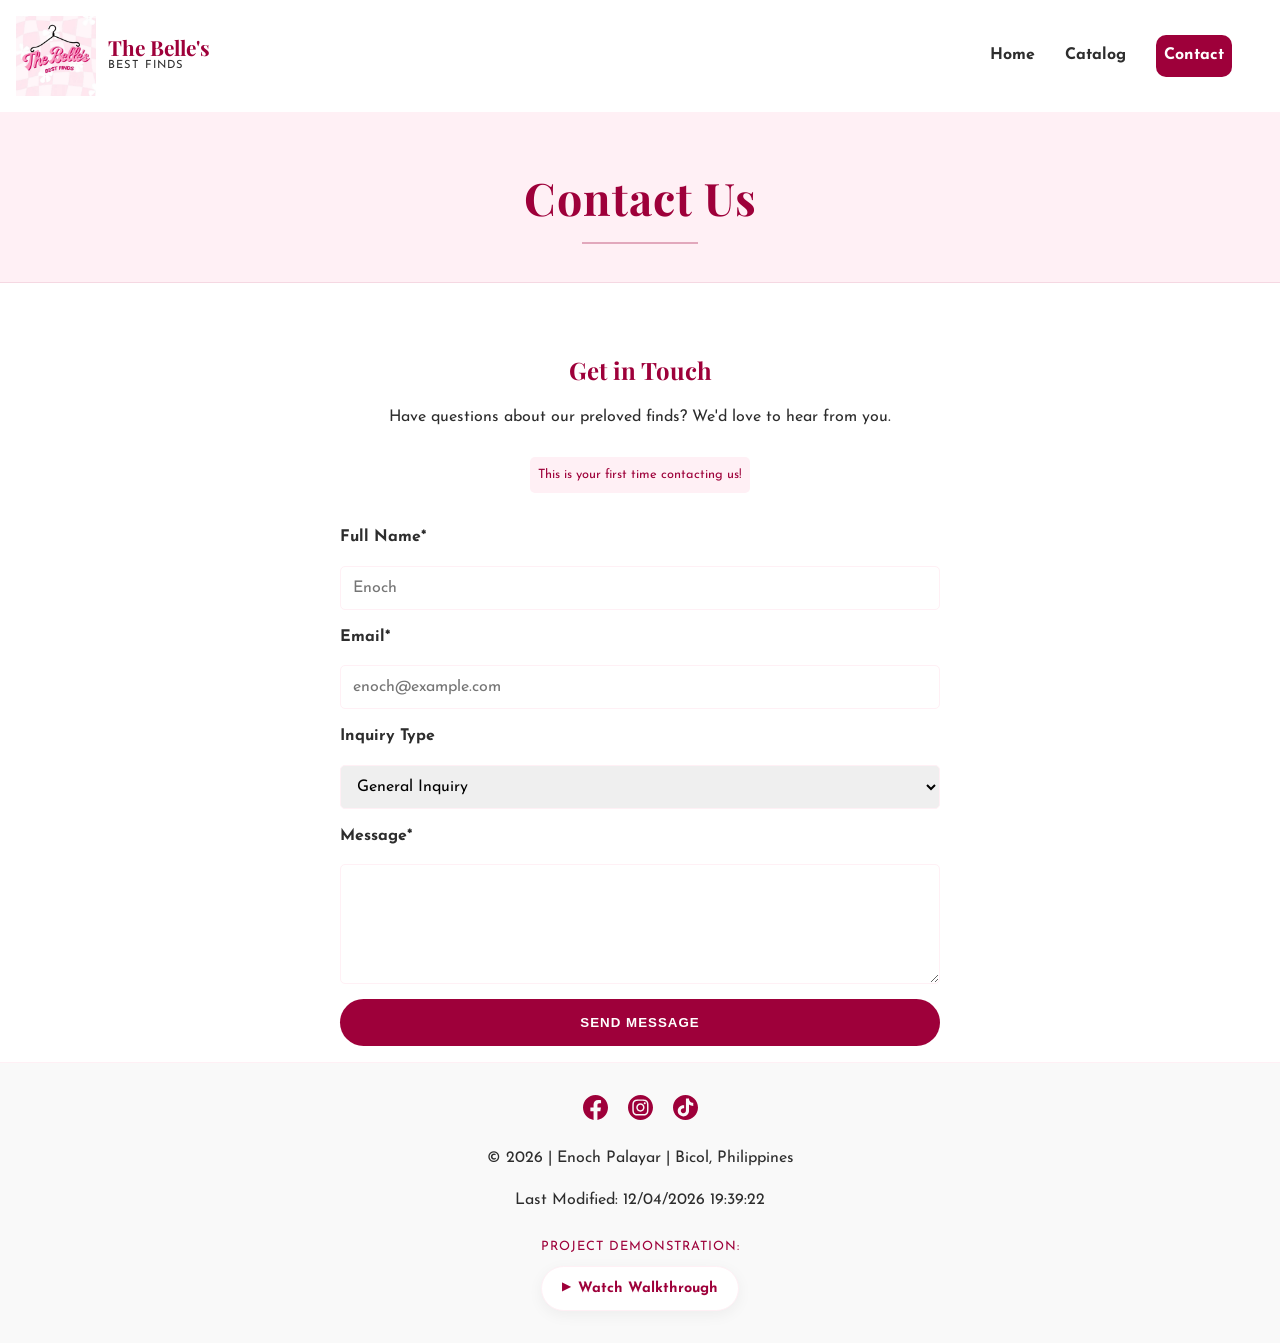
<file: project/contact.html>
<!DOCTYPE html>
<html lang="en">
<head>
    <meta charset="UTF-8">
    <meta name="viewport" content="width=device-width, initial-scale=1.0">
    <title>The Belle’s Best Finds | Contact</title>
    <meta name="description" content="Belle's Best Finds Online Shop Contact page where timeless dresses find their next belle">
    <meta name="author" content="Enoch Palayar">
    <link rel="icon" href="images/logo.ico">

    <meta property="og:title" content="The Belle's Best Finds Contact Page, learn more of us.">
    <meta property="og:description" content="Belle's Best Finds Online Shop Contact page where timeless dresses find their next belle">
    <meta property="og:url" content="https://enochpalayar.github.io/wdd231/project">
    <meta property="og:image" content="https://enochpalayar.github.io/wdd231/project/images/logo.webp">
    <meta property="og:locale" content="en_US">
    <meta property="og:type" content="website">
    <meta property="og:site_name" content="WDD 231 | The Belle's Best Finds | Enoch Palayar">

    <link rel="stylesheet" href="styles/small.css">
    <link rel="stylesheet" href="styles/large.css">

    <link rel="preconnect" href="https://fonts.googleapis.com">
    <link rel="preconnect" href="https://fonts.gstatic.com" crossorigin>
    <link href="https://fonts.googleapis.com/css2?family=Josefin+Sans:wght@300;400;700&family=Playfair+Display:ital,wght@0,400;0,700;1,400&display=swap" rel="stylesheet">

    <script src="scripts/global.js" defer></script>
    <script src="scripts/contact.js" defer></script>
    <script src="scripts/thankyou.js" defer></script>

</head>
<body>
    <header>
        <div class="belle-header-wrap">
            <div class="brand">
                <img src="images/logo.webp" alt="Belle's Logo" width="80">
                <div class="brand-text">
                    <span class="brand-name">The Belle's</span>
                    <span class="brand-sub">Best Finds</span>
                </div>
            </div>
            <button id="hamburger" aria-label="Toggle Menu">☰</button>
            <nav id="primary-nav">
                <div class="nav-links">
                    <a href="index.html">Home</a>
                    <a href="catalog.html">Catalog</a>
                    <a href="contact.html" class="active">Contact</a>
                </div>
            </nav>
        </div>
    </header>
    <main>
        <div class="wayfinding">
            <h1>Contact Us</h1>
        </div>

        <section class="contact-container">
            <div class="contact-info">
                <h2>Get in Touch</h2>
                <p>Have questions about our preloved finds? We'd love to hear from you.</p>
                <div id="visit-counter" class="visit-badge"></div>
            </div>

            <form id="contact-form" method="get" action="thankyou.html" class="contact-form">
                <label for="fname">Full Name*</label>
                <input type="text" id="fname" name="fname" required placeholder="Enoch">

                <label for="email">Email*</label>
                <input type="email" id="email" name="email" required placeholder="enoch@example.com">

                <label for="subject">Inquiry Type</label>
                <select id="subject" name="subject">
                    <option value="General">General Inquiry</option>
                    <option value="Product">Product Detail</option>
                    <option value="Shipping">Shipping Question</option>
                </select>

                <label for="message">Message*</label>
                <textarea id="message" name="message" rows="5" required></textarea>

                <button type="submit" class="belle-btn-fill">Send Message</button>
            </form>
        </section>
    </main>
    <footer>
        <div class="social-links">
            <a href="https://www.facebook.com/itsbellemago" class="social-icon" target="_blank"><img src="images/facebook.svg" alt="FB"></a>
            <a href="https://www.instagram.com/alliahbelleee/" class="social-icon" target="_blank"><img src="images/instagram.svg" alt="IG"></a>
            <a href="https://www.tiktok.com/@thebellesbestfinds" class="social-icon" target="_blank"><img src="images/tiktok.svg" alt="TT"></a>
        </div>
        <p>&copy; 2026 | Enoch Palayar | Bicol, Philippines</p>
        <p>Last Modified: <span id="last-modified"></span></p>
        <div class="footer-video-link">
            <p>Project Demonstration:</p>
            <a href="https://www.loom.com/share/756003d9fac648bbb88aed2967f960f3" target="_blank" class="video-btn">
                <span class="icon">▶</span> Watch Walkthrough
            </a>
        </div>
    </footer>
</body>
</html>
</file>
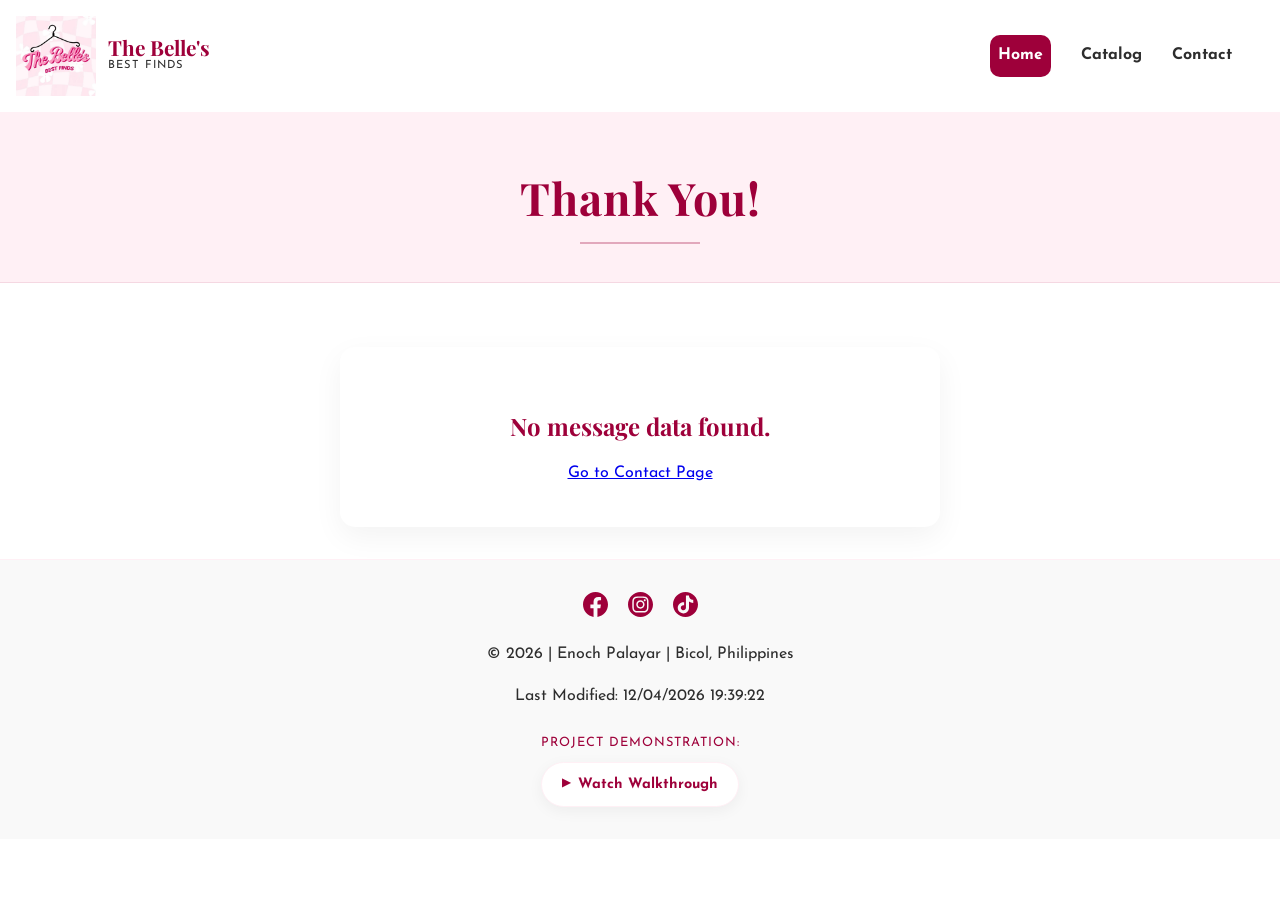
<file: project/thankyou.html>
<!DOCTYPE html>
<html lang="en">
<head>
    <meta charset="UTF-8">
    <meta name="viewport" content="width=device-width, initial-scale=1.0">
    <title>The Belle’s Best Finds | Thank You</title>
    <meta name="description" content="Belle's Best Finds Online Shop Thank You page where timeless dresses find their next belle">
    <meta name="author" content="Enoch Palayar">
    <link rel="icon" href="images/logo.ico">

    <meta property="og:title" content="The Belle's Best Finds Thank You Page, learn more of us.">
    <meta property="og:description" content="Belle's Best Finds Online Shop Thank You page where timeless dresses find their next belle">
    <meta property="og:url" content="https://enochpalayar.github.io/wdd231/project">
    <meta property="og:image" content="https://enochpalayar.github.io/wdd231/project/images/logo.webp">
    <meta property="og:locale" content="en_US">
    <meta property="og:type" content="website">
    <meta property="og:site_name" content="WDD 231 | The Belle's Best Finds | Enoch Palayar">

    <link rel="stylesheet" href="styles/small.css">
    <link rel="stylesheet" href="styles/large.css">

    <link rel="preconnect" href="https://fonts.googleapis.com">
    <link rel="preconnect" href="https://fonts.gstatic.com" crossorigin>
    <link href="https://fonts.googleapis.com/css2?family=Josefin+Sans:wght@300;400;700&family=Playfair+Display:ital,wght@0,400;0,700;1,400&display=swap" rel="stylesheet">

    <script src="scripts/global.js" defer></script>
    <script src="scripts/contact.js" defer></script>
    <script src="scripts/thankyou.js" defer></script>

</head>
<body>
    <header>
        <div class="belle-header-wrap">
            <div class="brand">
                <img src="images/logo.webp" alt="Belle's Logo" width="80">
                <div class="brand-text">
                    <span class="brand-name">The Belle's</span>
                    <span class="brand-sub">Best Finds</span>
                </div>
            </div>
            <button id="hamburger" aria-label="Toggle Menu">☰</button>
            <nav id="primary-nav">
                <div class="nav-links">
                    <a href="index.html" class="active">Home</a>
                    <a href="catalog.html">Catalog</a>
                    <a href="contact.html">Contact</a>
                </div>
            </nav>
        </div>
    </header>

    <main>
        <div class="wayfinding">
            <h1>Thank You!</h1>
        </div>

        <section class="thank-you-container">
            <div class="message-card">
                <h2>Message Received</h2>
                <p>Thanks for reaching out, <span id="user-name" class="highlight"></span>!</p>
                
                <div class="submitted-info">
                    <h3>Summary of your Inquiry:</h3>
                    <ul>
                        <li><strong>Email:</strong> <span id="user-email"></span></li>
                        <li><strong>Inquiry Type:</strong> <span id="user-subject"></span></li>
                        <li><strong>Your Message:</strong> <p id="user-message"></p></li>
                    </ul>
                </div>

                <p class="follow-up">Expect a response from us within 24 hours.</p>
                <a href="index.html" class="belle-btn-fill">Back to Home</a>
            </div>
        </section>
    </main>

    <footer>
        <div class="social-links">
            <a href="https://www.facebook.com/itsbellemago" class="social-icon" target="_blank"><img src="images/facebook.svg" alt="FB"></a>
            <a href="https://www.instagram.com/alliahbelleee/" class="social-icon" target="_blank"><img src="images/instagram.svg" alt="IG"></a>
            <a href="https://www.tiktok.com/@thebellesbestfinds" class="social-icon" target="_blank"><img src="images/tiktok.svg" alt="TT"></a>
        </div>
        <p>&copy; 2026 | Enoch Palayar | Bicol, Philippines</p>
        <p>Last Modified: <span id="last-modified"></span></p>
        <div class="footer-video-link">
            <p>Project Demonstration:</p>
            <a href="https://www.loom.com/share/756003d9fac648bbb88aed2967f960f3" target="_blank" class="video-btn">
                <span class="icon">▶</span> Watch Walkthrough
            </a>
        </div>
    </footer>
</body>
</html>
</file>
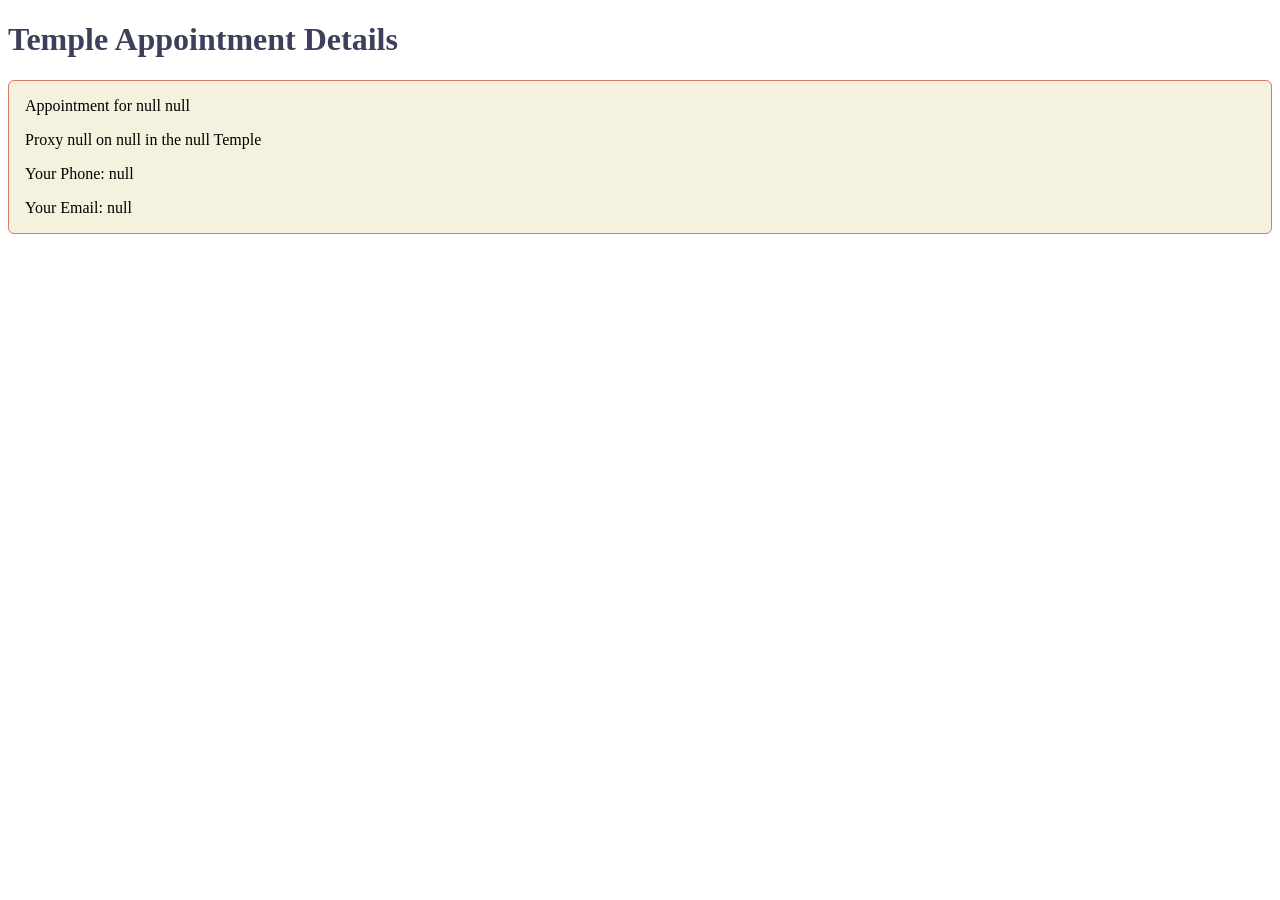
<file: startHere/thanks.html>
<!DOCTYPE html>
<html lang="en">

<head>
  <meta charset="UTF-8">
  <meta name="viewport" content="width=device-width, initial-scale=1.0">
  <meta name="description" content="Web Lab Start File">
  <meta name="author" content="Paul Cheney">

  <link rel="stylesheet" href="styles/small.css">
  <link rel="stylesheet" href="styles/large.css">

  <title>Web Lab Start File</title>
</head>

<body>

  <main>
    <h1>Temple Appointment Details</h1>

    <div id="results"></div>

  </main>



  <script src="js/scripts.js"></script>
</body>
</html>
</file>
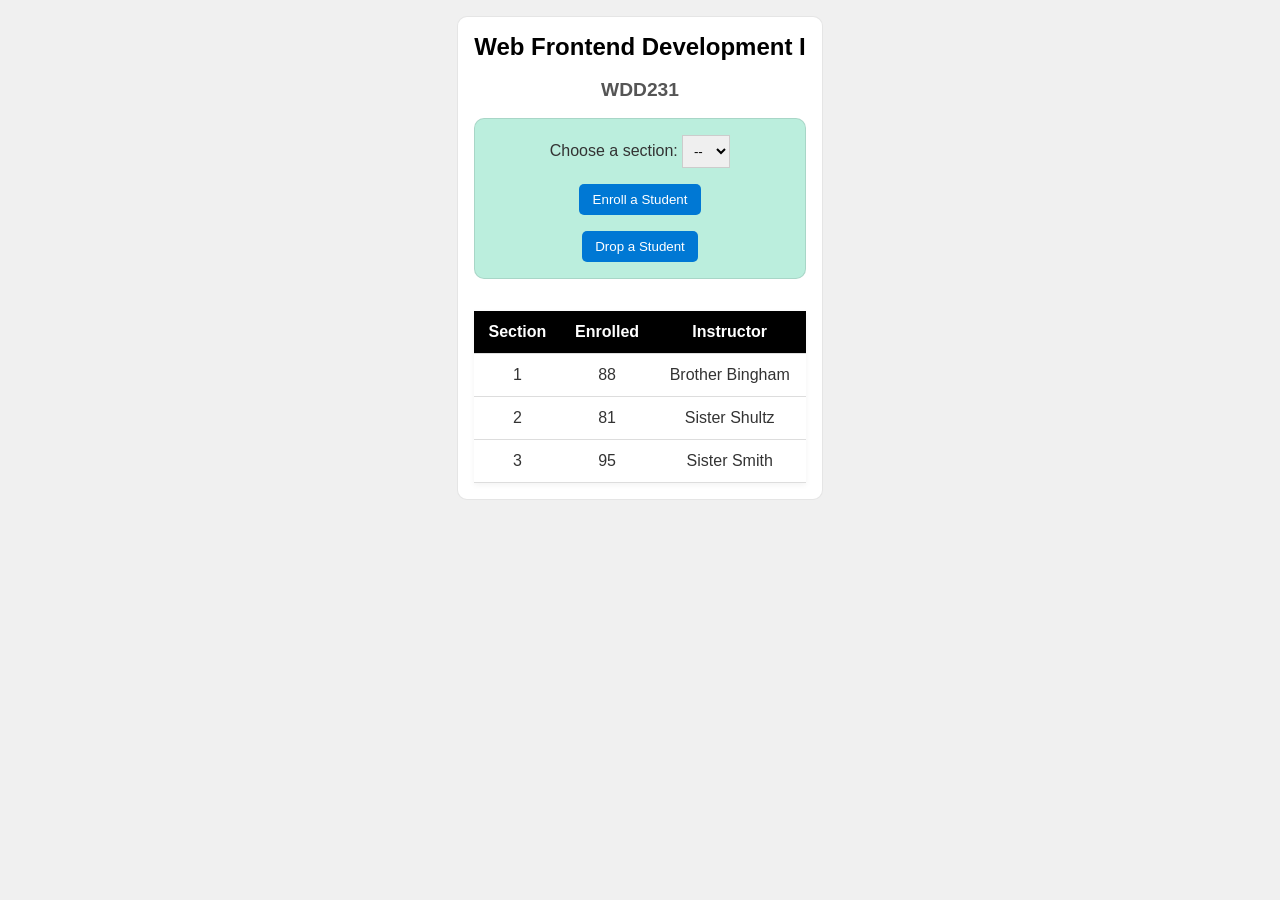
<file: week03/modules.html>
<!DOCTYPE html>
<html lang="en">

<head>
  <meta charset="UTF-8">
  <meta name="viewport" content="width=device-width, initial-scale=1.0">
  <title>Modules Example: Course and Sections</title>
  <link rel="stylesheet" href="styles/modules.css">
  <script type="module" src="scripts/modules.mjs"></script>
</head>

<body>
  <main>
  <h1 id="courseName"></h1>
  <h2 id="courseCode"></h2>

  <div id="enrollment">
    <label for="sectionNumber">Choose a section:</label>
    <select id="sectionNumber">
      <option value="0" disabled selected>--</option>
    </select>
    <button id="enrollStudent">Enroll a Student</button>
    <button id="dropStudent">Drop a Student</button>
  </div>

  <table>
    <thead>
      <tr>
        <th>Section</th>
        <th>Enrolled</th>
        <th>Instructor</th>
      </tr>
    </thead>
    <tbody id="sections"></tbody>
  </table>
  </main>
</body>

</html>
</file>
<file: styles/small.css>
:root {
    --primary-color: #2c3e50;
    --secondary-color: #ffffff;
    --accent-color: #f1c40f; 
    --text-color: #333;
    --bg-light: #f4f4f4;
}

body { 
    font-family: "Josefin Sans", sans-serif;
    margin: 0; 
    background: var(--bg-light); 
    color: var(--text-color); 
}

/****************************************HEADER****************************************/
.header-top {
    display: flex;
    justify-content: space-between;
    align-items: center;
    padding: 1rem 2rem;
    background-color: var(--primary-color);
    color: var(--bg-light);
}

.company-name {
    font-size: 2rem;
    font-weight: bold;
}

.logo-area {
    display: flex;
    align-items: center;    
    justify-content: center; 
    gap: 1rem;              
    padding: 10px 0 0 0;        
}

/**************************************NAVIGATION*************************************/

nav {
    background-color: var(--primary-color); 
    width: 100%; 
    display: none; 
}

nav.show { 
    display: block; 
}

.navigation { 
    list-style: none; 
    padding: 0; 
    text-align: center; 
}

.navigation li a { 
    display: block; 
    padding: 1rem; 
    color: var(--secondary-color);
    text-decoration: none; 

}

.navigation li a:hover {
    background-color: #d4ac0d;
    color: var(--text-color);
    font-weight: bold;
    transition: 0.3s ease;
}

.navigation a.active { 
    background: var(--accent-color);
    color: var(--text-color); 
    font-weight: bold; 
}

/**************************************HAMBUTTON*************************************/

#menu { 
    display: block;
    position: absolute;
    min-width: 44px;
    min-height: 44px;      
    right: 1.5rem; 
    top: 1.5rem; 
    background: none; 
    border: none; 
    color: var(--secondary-color); 
    font-size: 2rem; 
    cursor: pointer; 
}

.hamburger {
    background: none;
    border: none;
    color: var(--secondary-color);
    cursor: pointer;
    font-family: Verdana, Geneva, Tahoma, sans-serif;

}

.hamburger::before {
    content: "\2630";
    font-size: 2rem;
}

.hamburger.show::before {
    content: "\00D7";
    font-size: 2rem;
}

/****************************************MAIN****************************************/

main {
    max-width: 1200px;
    margin: 0 auto;
    padding: 1rem;
}

h1 {
    padding: 2rem;
    margin: 0;
}

.card-box { 
    background: var(--secondary-color); 
    margin: 1rem; 
    border: 1px solid #ddd;
    border-radius: 8px; 
    box-shadow: 2px 2px 10px #0000001a; 
}

.card-box h2 { 
    background: var(--primary-color); 
    color: var(--secondary-color);
    margin: 0; 
    padding: 0.5rem; 
    text-align: center;
    border-radius: 8px 8px 0 0; 
}

.card-box p { 
    padding: 0.5rem; 
    line-height: 1.6;
    margin: 0.5rem;
}

.profile-img {
    display: block;
    margin: 1rem auto;
    width: 100%;
    max-width: 300px; 
    height: auto;
    border-radius: 8px;
    align-items: center;
}

.filters { 
    display: flex; 
    justify-content: center; 
    gap: 10px; 
    padding: 1rem; 
}

.filters button { 
    padding: 0.5rem 1.5rem; 
    cursor: pointer; 
    border: 1px solid var(--primary-color); 
    border-radius: 5px;
    transition: all 0.3s ease;
    background-color: var(--secondary-color);
}

.filters button:hover {
    background-color: var(--primary-color);
    color: var(--secondary-color);
    transform: translateY(-2px);
    box-shadow: 0 4px 8px #00000033;
}

.filters button.active {
    background-color: var(--primary-color);
    color: var(--secondary-color);
    font-weight: bold;
}


#course-list { 
    display: grid; 
    grid-template-columns: 1fr;
    gap: 10px; 
    padding: 1rem; 
}

.course-card { 
    background: #eee; 
    padding: 1rem; 
    border-radius: 5px; 
    text-align: center; 
    font-weight: bold; 
    border-left: 5px solid #ccc; 
    transition: transform 0.2s ease, box-shadow 0.2s ease;
    cursor: pointer;
}

.course-card:hover {
    filter: brightness(1.1);
    transform: scale(1.03); 
    box-shadow: 0 4px 10px #00000026;
}

.course-card.completed { 
    background: var(--accent-color); 
    border-left-color: #d4ac0d; 
}

.credits-total {
    text-align: center;     
    font-weight: bold;       
    padding: 1.5rem 0;      
    margin: 0;          
    color: var(--primary-color);
}

dialog {
    border: none;
    border-radius: 8px;
    padding: 2rem;
    background-color: var(--secondary-color);
    box-shadow: 0 0 2rem rgba(0,0,0,0.5);
    width: 90%;
    max-width: 500px;
    position: relative;
}

::backdrop {
    background-color: rgba(44, 62, 80, 0.7);
}

#closeModal {
    position: absolute;
    top: 20px;
    right: 20px;
    background: none;
    border: none;
    font-size: 1.5rem;
    padding: 2px;
    cursor: pointer;
    color: var(--primary-color);
}

dialog h2 {
    color: var(--primary-color);
    border-bottom: 2px solid var(--accent-color);
    padding-bottom: 10px;
    margin-top: 0;
}

dialog p {
    margin: 10px 0;
    line-height: 1.4;
}

/**************************************FOOTER*************************************/

footer { 
    background: var(--primary-color); 
    color: var(--secondary-color); 
    text-align: center; 
    padding: 2rem;
}

.socials {
    display: flex;
    justify-content: center;
    gap: 1.5rem;
    margin-bottom: 0.5rem;
}

.socials a img {
    transition: opacity 0.3s ease, transform 0.3s ease;
}

.socials a img:hover {
    opacity: 0.8;
    transform: scale(1.2);
}
</file>
<file: styles/larger.css>
@media (min-width: 650px) {    
    #menu {         
        display: none;     
    }    
    header {        
        padding: 0.5rem;    
    }    
    nav {         
        display: block;     
    }    
    .navigation {         
        display: flex;     
    }    
    .navigation li a {         
        border: none;     
    }        
    .top-grid {         
        display: grid;         
        grid-template-columns: 2fr 1fr;         
        gap: 20px;         
        padding: 1rem;     
    }    
    #course-list {         
        grid-template-columns: repeat(3, 1fr);     
    }    
    .profile-img {         
        width: 100%;         
        max-width: 250px;         
        height: auto;         
        display: block;         
        margin: 0 auto;     
    }

}
</file>
<file: startHere/styles/small.css>
*{box-sizing: border-box;}
html {
  -webkit-text-size-adjust: 100%; 
  -ms-text-size-adjust: 100%;
}

h1 {
  color: #3D405B;
}

form {
    margin: 1rem 2%;
  
    label {
      display: block;
      font-size: .8rem;
      color: purple;
      padding-top: .2rem;
    }
    h3 {
      font-size: .9rem;
      color: #E07A5F;
      margin: 1.5rem 0 .2rem 0;
      border-bottom: 1px solid #eee;
    }
  
    input[type=text],
    input[type=tel],
    input[type=date],
    input[type=email],
    select {
      display: block;
      margin: .1rem 0 1rem 0 ;
      padding: .3rem;
      border: 1px solid #999;
      border-radius: 4px;
      border-left-width: 5px;
      border-left-color:#555;
      font-size: 1rem;
      color: #3D405B;
      width: 250px;
    }
  
    input:required {border-left-color: #d70000;}
    input:focus {border-left-color: black; outline:none;}
    input:required:valid{border-left-color: green;}
  
    input[type=submit] {
      border: none;
      text-align: center;
      background-color: #3D405B;
      color: white;
      border-radius: 1rem;
      padding: .75rem 1.5rem;
      margin: 2rem 0;
      font-size: 1.2rem;
      -webkit-appearance: none;
      appearance: none;
    }
  }
  input:-webkit-autofill{
    -webkit-text-fill-color: #3D405B;
  }
  
  #results {
    background-color: #F4F1DE;
    padding: 0 1rem;
    border: 1px solid #E07A5F;
    border-radius: 6px;
  }
</file>
<file: startHere/styles/large.css>
@media only screen and (min-width: 38rem) {


} /*end media query*/
</file>
<file: styles/prophets.css>
:root {
    --primary-blue: #2c3e50;
    --card-bg: #e0e0f0;
    --text-color: #333;
}

body {
    font-family: 'Josefin Sans', sans-serif;
    text-align: center;
    background-color: #f4f4f4;
}

header, footer {
    background-color: var(--primary-blue);
    color: #ffff;
    padding: 1.5rem;
}


#cards {
    display: grid;
    grid-template-columns: repeat(auto-fit, minmax(320px, 1fr));
    gap: 20px;
    padding: 20px;
    max-width: 1200px;
    margin: 0 auto;
}

section {
    background-color: var(--card-bg);
    border: 1px solid #bbb;
    border-radius: 8px;
    padding: 1rem;
    box-shadow: 0 4px 8px #0000001a;
    transition: transform 0.2s;
}

section:hover {
    transform: scale(1.02);
}

h2 {
    color: var(--primary-blue);
    margin-bottom: 0.5rem;
}

p {
    margin: 5px 0;
    font-size: 0.9rem;
}

img {
    margin-top: 1rem;
    border-radius: 5px;
    box-shadow: 0 2px 4px #00000033;
    height: auto;
    max-width: 100%;
}
</file>
<file: chamber/styles/small.css>
:root {
    --primary: #004191; 
    --secondary: #8C1E1E;
    --logo: #C59D5F;  
    --plain: #ffffff;
    --card-bg: #eaebed;     
}

body {
    font-family: "Josefin Sans", sans-serif;
}

/*******************************HEADER*************************/
header {
    background-color: var(--primary);
    padding: 1rem 1.5rem;
    border-bottom: 4px solid var(--logo);
}

.header-container {
    display: flex;
    align-items: center;
    justify-content: space-between;

}

.brand {
    display: flex;
    align-items: center;
    gap: 15px;
    color: var(--plain);
}

.brand-text {
    display: flex;
    flex-direction: column;
}

.brand-name {
    font-size: 1.8rem;
    font-weight: 700;
}

.brand-sub {
    font-size: 0.9rem;
}

/*****************************HAMBUTTON*************************/
#hamburger {
    background: none;
    border: none;
    color: var(--plain);
    font-size: 2rem;
    cursor: pointer;
    margin-left: auto;
}

#hamburger::before { content: "≡"; }
#hamburger.open::before { content: "✖"; }

/****************************NAVIGATION************************/
nav {
    display: flex;
    justify-content: space-between;
    font-weight: 900;
    
}

.nav-links {
    display: none;
    flex-direction: column;
    position: absolute;
    justify-content: center;
    top: 110px;
    left: 0;
    width: 100%;
    background-color: var(--primary);
    z-index: 1;
}

.nav-links.open {
    display: flex;
    align-items: center;
    margin: 0;
    gap: 20px;
    color: var(--plain);
}

.nav-links a {
    text-decoration: none;
    color: var(--plain);
    font-size: 1.3rem;
    font-weight: 700;
    padding: 12px 0;
    transition: all 0.3s ease;
}

.nav-links a:hover {
    color: var(--logo);
}

.nav-links a.active {
    color: var(--logo);
    border-bottom: 2px solid var(--logo);
}

/****************************HERO IMAGE*************************/
.hero {
    max-width: 1200px;
    position: relative;
}
.hero img {
    width: 100%;
    height: auto;
    display: block;
}
.hero a {
    position: absolute;
    right: 10px;
    bottom: 10px;
    display: block;
    width: 100px;
    font-weight: bold;
    text-align: center;
    text-decoration: none;
    color: var(--plain);
    border: solid 1px var(--plain);
    border-radius: 5px;
    padding: 10px;
    background-color: var(--primary);
    box-shadow: 0 0 10px var(--plain);
    transition: all 0.3s ease;
}

.hero a:hover{
    background-color: var(--logo);
    color: var(--plain);
}

.hero a:active {
    background-color: var(--logo);
    color: var(--plain);
}

/*******************************MAIN****************************/
main h1 {
  margin: 0.5rem 1.6rem;
  color: var(--primary);
}
main h2 {
  margin: 0;
  padding: 0.5rem 10px;
}

main p {
  margin: 0.5rem 10px;
  color: #000;
}
main a {
  color: var(--secondary);
}

/************************UPDATES & WEATHER*******************/
.updates {
    display: flex;
    flex-direction: column;
    gap: 20px;
    margin: 1rem 1.6rem;
}

.updates > div {
    background-color: var(--plain); 
    border: 1px solid #ddd;
    border-top: 5px solid var(--logo);
    border-radius: 8px;
    overflow: hidden;
    box-shadow: 0 4px 10px #0000000d;
}

.updates h2 {
    background-color: #f9f9f9;
    color: var(--primary);
    font-size: 1.1rem;
    padding: 10px 15px;
    border-bottom: 1px solid #eee;
    text-transform: uppercase;
    letter-spacing: 1px;
}

.updates p {
    color: #444;
    margin: 8px 15px;
    font-size: 0.95rem;
}

.weather-info {
    display: flex;
    align-items: center;
    padding: 15px;
    gap: 20px;
}

#weather-icon {
    background-color: #ffffffe6;
    border-radius: 50%;
    padding: 8px;
    box-shadow: 0 2px 8px #00000033;
    width: 65px;
    height: 65px;
    object-fit: contain;
    filter: drop-shadow(0px 0px 2px #ffffff);
}

#weatheru p {
    margin: 2px 0;
}

#weatheru .temp {
    font-size: 1.5rem;
    font-weight: 700;
    color: var(--primary);
}

#forecast p {
    display: flex;
    justify-content: space-between; 
    padding: 10px 15px;
    margin: 0;
    border-bottom: 1px solid #ddd; 
    font-size: 1rem;
}

#forecast p:last-child {
    border-bottom: none; 
}

#forecast strong {
    color: var(--primary); 
    font-size: 1.1rem;
}


/********************************SPOTLIGHTS************************/
#spotlight {
    padding: 10px;
    display: flex;
    flex-direction: column;
    gap: 15px;
}

.spotlight-card {
    background-color: #eeeeee; 
    border: 1px solid #ccc;
    border-radius: 8px;
    padding: 20px;
}

.spotlight-card h3 {
    margin: 0 0 10px 0;
    color: #004191; 
    border-bottom: 1px solid #bbb;
    padding-bottom: 5px;
    text-align: center;
}

.card-body {
    display: flex; 
    align-items: center;
    gap: 15px;
}

.card-body img {
    width: 70px; 
    height: auto;
    background: var(--plain);
    padding: 5px;
    border: 1px solid #ddd;
}

.card-info p {
    margin: 4px 0;
    font-size: 0.8rem;
    line-height: 1.3;
}

/*****************************BUTTONS***************************/
.buttons {
    display: flex;
    justify-content: center;
    margin: 20px 0;
}

.buttons button {
    padding: 15px 35px;
    font-size: 1.1rem;
    font-weight: 700;
    cursor: pointer;
    border: 2px solid var(--primary);
    background-color: var(--plain);
    color: var(--primary);
    transition: all 0.3s ease;
}

#btnGrid {
    border-radius: 8px 0 0 8px;
}

#btnList {
    border-radius: 0 8px 8px 0;
}

.buttons button:hover {
    background-color: var(--logo);
    color: var(--plain);
    border-color: var(--logo);
}

.buttons button.active {
    background-color: var(--primary);
    color: var(--plain);
    border-color: var(--primary);
}

/*************************DIRECTORY CARDS*******************/

/* GRID VIEW STYLE */
#members.grid {
    display: grid;
    grid-template-columns: repeat(auto-fit, minmax(300px, 1fr));
    gap: 20px;
    padding: 10px;
}

#members.grid section {
    background-color: var(--card-bg);
    border: 1px solid #ddd;
    border-radius: 8px;
    text-align: center;
    overflow: hidden;
    padding-bottom: 20px;
    transition: transform 0.3s ease;
}

#members.grid section img {
    width: 100%;
    height: 270px;
    object-fit: cover;
}

#members.grid section h2 {
    color: var(--primary); 
    margin: 15px 0 5px;
    font-size: 1.2rem;
}

#members.grid section p {
    margin: 4px 0;
    font-size: 0.95rem;
    color: #333;
}

#members.grid section a {
    color: var(--primary);
    font-weight: bold;
    text-decoration: underline;
}

.membership-level {
    font-weight: 700;
    color: var(--secondary); 
    margin-top: 10px;
}

/* LIST VIEW STYLE */
#members.list {
    display: flex;
    flex-direction: column;
    gap: 12px;
    padding: 10px;
    max-width: 800px;
    width: 98%;
    margin: 0 auto;
    overflow-x: hidden;
}

#members.list section {
    display: grid;
    grid-template-columns: 1.2fr 1.2fr 1fr 0.6fr;
    gap: 5px;
    align-items: center;
    padding: 8px;
    background-color: var(--card-bg);
    border-radius: 6px;
}

#members.list section img { 
    display: none; 
} 

#members.list section h2 { 
    color: var(--primary); 
    font-size: 0.85rem;
    word-wrap: break-word;
    overflow-wrap: break-word;
    margin: 0;
}

#members.list section p {
    margin: 0;
    word-wrap: break-word;
    overflow-wrap: break-word;
    font-size: 0.85rem;
}

#members.list section a {
    color: var(--secondary);
    text-decoration: underline;
    font-size: 0.75rem;
    justify-self: end;
}

/***************************JOIN FORM***************************/
.join {
    padding: 1.5rem;
    max-width: 1200px;
    margin: 0 auto;
}

form.form-design {
    margin: 1.5rem 0;
}

.form-design label {
    display: block;
    font-size: 0.95rem;
    font-weight: 600;
    color: var(--primary); 
    margin-top: 1.2rem;
}

.form-design h3 {
    font-size: 1.2rem;
    color: var(--secondary);
    margin: 2rem 0 0.5rem 0;
    border-bottom: 2px solid var(--logo);
    padding-bottom: 5px;
}

.form-design input[type="text"],
.form-design input[type="tel"],
.form-design input[type="email"],
.form-design textarea,
.form-design select {
    display: block;
    width: 100%;
    max-width: 80%; 
    min-height: 44px; 
    margin: 0.5rem 0 1rem 0;
    padding: 0.8rem;
    border: 1px solid #ccc;
    border-radius: 6px;
    border-left: 6px solid var(--logo);
    font-size: 1.2rem;
    transition: all 0.3s ease;
}

.form-design input:required {
    border-left-color: #d70000; 
}

.form-design input:required:valid {
    border-left-color: #28a745; 
}

.form-design input:focus {
    border-left-color: var(--primary);
    box-shadow: 0 0 8px #00419133;
    outline: none;
}

.form-design input[type="submit"] {
    display: block;
    width: auto;
    min-width: 200px;
    min-height: 44px; 
    margin: 1.5rem auto;
    background-color: var(--primary);
    color: var(--plain);
    border: none;
    padding: 0.75rem 2rem;
    border-radius: 4px;
    font-size: 1.1rem;
    font-weight: 700;
    cursor: pointer;
    box-shadow: 0 4px 6px #0000001a;
    transition: transform 0.2s ease, background-color 0.3s ease;
}

.form-design input[type="submit"]:hover {
    background-color: var(--logo);
    transform: translateY(-2px);
}

.membership-group {
    border: none;
    padding: 0;
    margin: 1.5rem 0 0.5rem 0;
}

.membership-group legend {
    font-size: 1.1rem;
    font-weight: 700;
    color: var(--primary); 
    border-bottom: 2px solid var(--logo); 
    width: 100%;
    padding-bottom: 5px;
    margin-bottom: 0.5rem;
}

.membership-group label {
    display: flex;
    align-items: center;
    font-size: 1rem;
    margin: 0.5rem 0;
    cursor: pointer;
}

.membership-group input[type="radio"] {
    width: 20px;
    height: 20px;
    margin-right: 10px;
    accent-color: var(--primary);
}

/***************************MODALS*****************************/
.mlvl aside {
    background: linear-gradient(145deg, #ffffff, #f0f4f8);
    border: 1px solid #e1e8ed;
    border-left: 8px solid var(--logo); 
    border-right: 8px solid var(--logo);
    border-radius: 12px;
    padding: 1.5rem;
    margin-bottom: 1.5rem;
    text-align: center;
    box-shadow: 0 4px 15px #0000000d;
    cursor: pointer;
    opacity: 0;
    transform: translateY(20px);
    animation: slideUpFade 0.6s ease-out forwards;
}

.mlvl aside:nth-child(1) { animation-delay: 0.1s; }
.mlvl aside:nth-child(2) { animation-delay: 0.2s; }
.mlvl aside:nth-child(3) { animation-delay: 0.3s; }
.mlvl aside:nth-child(4) { animation-delay: 0.4s; }

@keyframes slideUpFade {
    100% {
        opacity: 1;
        transform: translateY(0);
    }
}

.mlvl aside:hover {
    transform: translateY(-8px) scale(1.02);
    box-shadow: 0 12px 24px #00419126;
    border-color: var(--primary);
    background: var(--plain);
}

.mlvl aside h3 {
    color: var(--primary);
    font-size: 1.25rem;
    margin-bottom: 1rem;
    font-weight: 700;
    text-transform: uppercase;
    letter-spacing: 1px;
}

.mlvl aside button {
    background-color: var(--primary);
    color: var(--plain);
    border: none;
    padding: 0 1.5rem;
    height: 44px;
    border-radius: 6px;
    font-weight: 600;
    transition: background 0.3s ease;
}

.mlvl aside:hover button {
    background-color: var(--secondary);
}

#mlModal {
    border: none;
    border-radius: 12px;
    padding: 0;
    background-color: var(--plain);
    box-shadow: 0 20px 40px #00000033;
    width: 90%;
    max-width: 450px;
    overflow: hidden;
}

.modal-header {
    display: flex;
    justify-content: space-between;
    align-items: center;
    background-color: var(--primary);
    padding: 1.2rem;
    color: var(--plain);
}

#mlModal h4 {
    font-size: 1.3rem;
    font-weight: 600;
    margin: 0;
    color: var(--plain); 
}

#closeModal {
    background-color: transparent;
    border: 1px solid #ffffff4d;
    color: var(--plain);
    width: 35px;
    height: 35px;
    border-radius: 50%;
    cursor: pointer;
    font-size: 1.1rem;
    display: flex;
    align-items: center;
    justify-content: center;
}

#closeModal:hover {
    background-color: var(--secondary);
    border-color: var(--secondary);
}

#mldetails {
    padding: 1.5rem;
    color: #333;
}

#mldetails p {
    font-weight: 700;
    color: var(--primary);
    margin-bottom: 0.5rem;
}

#mldetails ul {
    list-style: none;
    padding: 0;
    margin-bottom: 1.5rem;
}

#mldetails li {
    padding: 0.5rem 0;
    border-bottom: 1px solid #eee;
    font-weight: 400;
    display: flex;
    align-items: center;
}

#mldetails li::before {
    content: "✓";
    color: var(--logo);
    margin-right: 10px;
    font-weight: bold;
}

::backdrop {
    background-color: #00000099; 
    backdrop-filter: blur(4px);
}

/***************************THANK YOU PAGE*************************/
.thank-you-page {
    padding: 2rem 1rem;
    display: flex;
    justify-content: center;
}

.thank-you-container {
    max-width: 600px;
    width: 100%;
    text-align: center;
}

.success-icon {
    font-size: 3rem;
    color: #000;
    background-color: #28a745; 
    width: 80px;
    height: 80px;
    line-height: 80px;
    border-radius: 50%;
    margin: 0 auto 1.5rem;
    box-shadow: 0 4px 10px #28a7454d;
}

#results {
    background-color: #f9fbfd;
    border: 1px solid #e1e8ed;
    border-top: 6px solid var(--logo);
    border-radius: 8px;
    padding: 2rem;
    text-align: left;
    margin: 2rem 0;
    box-shadow: 0 2px 15px #0000000d;
}

#results h3 {
    margin-top: 0;
    color: var(--primary);
    font-size: 1.4rem;
}

#results p {
    margin: 0.8rem 0;
    font-size: 1rem;
    color: #444;
    display: flex;
    justify-content: space-between;
    flex-wrap: wrap;
    gap: 10px;
    word-break: break-word;
    overflow-wrap: break-word;
}

#results p strong {
    color: var(--primary);
    min-width: 140px;
    flex-shrink: 0;
}

.badge {
    background-color: var(--secondary);
    color: var(--plain);
    padding: 2px 10px;
    border-radius: 4px;
    font-size: 0.85rem;
    font-weight: 700;
}

.confirmation-footer {
    margin-top: 1.5rem;
    padding-top: 1rem;
    border-top: 1px solid #eee;
    font-style: italic;
    color: #666;
}

.btn-primary {
    display: inline-block;
    padding: 0.8rem 2rem;
    background-color: var(--primary);
    color: var(--plain);
    text-decoration: none;
    border-radius: 4px;
    font-weight: 600;
    transition: background 0.3s;
}

.btn-primary:hover {
    background-color: var(--logo);
}
/**************************DISCOVER PAGE*************************/

.discover h2, 
#timeBetween {
  margin-left: 1.6rem;
  margin-bottom: 0.5rem;
}  

.emphasis-cost {
  display: inline-block; 
  margin-top: 8px;       
  padding: 2px 0;        
  font-weight: bold;    
  color: var(--primary); 
}

#allplaces {
    display: grid;
    gap: 2rem;
    padding: 1rem;
}

.discover-card {
    display: grid;
    grid-template-columns: 1fr;
    grid-template-areas:
        "title"
        "photo"
        "addr"
        "desc"
        "btn";
    background: var(--card-bg);
    border-radius: 8px;
    padding: 1rem;
    box-shadow: 0 2px 5px #0000001a;
}

.discover-card h2 { 
    grid-area: title; 
    margin: 0 0 0.5rem 0; 
    font-size: 1.4rem; 
}
.discover-card figure { 
    grid-area: photo; 
    margin: 0; 
}
.discover-card figure img { 
    width: 100%; 
    height: auto; 
    border-radius: 4px; 
}
.discover-card address { 
    grid-area: addr; 
    font-style: normal; 
    font-weight: bold; 
    margin: 0.5rem 0; 
    color: var(--secondary); 
}
.discover-card p { 
    grid-area: desc; 
    margin: 0.5rem 0; 
    font-size: 0.9rem; 
}
.discover-card button { 
    grid-area: btn; 
    padding: 0.8rem; 
    background: var(--primary); 
    color: var(--plain); 
    border: none; 
    border-radius: 4px;
    cursor: pointer;
}
/****************************FOOTER*****************************/
footer {
        display: flex;
        flex-direction: column;
        background-color: var(--primary);
        color: var(--plain);
        align-items: center;
        text-align: center;
        gap: 30px;
        border-top: 5px solid var(--logo);
        padding: 2rem 3rem;
    }

div.social {
    display: flex;
    justify-content: center;
    gap: 1.5rem;
}

div.social a img {
    transition: opacity 0.3s ease, transform 0.3s ease;
    border-radius: 50px;
    border: 5px solid var(--logo);
}

div.social a img:hover {
    opacity: 0.8;
    transform: scale(1.2);
}

div.project {
    text-align: center;
}
</file>
<file: chamber/styles/larger.css>
@media screen and (min-width: 64rem) {

/*****************************HAMBUTTON*************************/
    #hamburger {
        display: none;
    }

/****************************NAVIGATION************************/
    nav {
        margin-left: auto;
    }

    .nav-links {
        display: flex;
        flex-direction: row;
        position: static;
        background: none;
        gap: 20px;
    }

    .nav-links a {
        color: var(--plain);
        text-decoration: none;
        font-weight: 700;
        padding: 5px 10px;
        transition: color 0.3s;
    }

    .nav-links a.active, 
    .nav-links a:hover {
        color: var(--logo);
        border-bottom: 2px solid var(--logo);
    }

/*********************HERO IMAGE - LARGE VIEW*******************/
.hero {
    position: relative;
    width: 100%;
    max-width: 1200px;
    margin: 0 auto; 
    overflow: hidden;
}

.hero img {
    width: 100%;
    height: auto;
    display: block; 
    object-fit: cover; 
}

/******************UPDATES & WEATHER - LARGE VIEW***************/
    section.updates {
        display: grid;
        grid-template-columns: 2fr 1fr 1fr;
        column-gap: 10px;
    }

/********************SPOTLIGHTS - LARGE VIEW********************/
    #spotlight {
        display: grid;
        grid-template-columns: 1fr 1fr 1fr; 
        gap: 20px;
        margin: 20px auto;
        max-width: 1200px;
    }


/*************************LIST - LARGE VIEW*********************/
    #members.list {
        max-width: 1000px;
        width: 100%;
        padding: 15px;
    }

    #members.list section {
        grid-template-columns: 1.5fr 1.5fr 1fr 0.5fr; 
        gap: 15px;
        padding: 12px 25px;
    }

    #members.list section h2 {  
        font-size: 1.3rem;
    }

    #members.list section p,
    #members.list section a {
        font-size: 1rem;
    }

/***************************JOIN PAGE************************/
    .join {
        display: grid;
        grid-template-columns: 1.2fr 0.8fr; 
        gap: 4rem;
        align-items: start;
        padding: 2rem;
    }
        
    form.form-design {
        margin: 0;
    }
/***************************DISCOVER PAGE************************/
    #allplaces {
        grid-template-columns: 1fr 1fr;
    }

    .discover-card {
        grid-template-columns: 1fr 1fr;
        grid-template-areas:
            "title title"
            "photo addr"
            "photo desc"
            "photo btn";
    }

/****************************FOOTER*****************************/
    footer {
        display: grid;
        grid-template-columns: 1fr 1fr 1fr;
        text-align: left;
        padding: 2rem 5rem;
        align-items: center;
    }

    div.social {
        justify-content: center; 
    }
    div.project { 
        text-align: left; 
    }


}
</file>
<file: chamber/styles/medium.css>
@media (min-width: 641px) {
    .discover-card {
        grid-template-columns: 300px 1fr;
        grid-template-areas:
            "photo title"
            "photo addr"
            "photo desc"
            "photo btn";
        column-gap: 1.5rem;
    }
    .discover-card figure img {
        transition: transform 0.3s ease, filter 0.3s ease;
    }
    .discover-card:hover figure img {
        transform: scale(1.05);
        filter: brightness(1.1);
    }
}
</file>
<file: project/styles/small.css>
:root {
    --soft-pink: #FFF0F5;    
    --dark-pink: #9E003A;    
    --charcoal: #2D2D2D;   
    --white: #ffffff;
    --transition: all 0.3s ease;
}

body {
    font-family: 'Josefin Sans', sans-serif; 
    color: var(--charcoal);
    background-color: var(--white);
    margin: 0;
    line-height: 1.6;
    overflow-x: hidden;
}

h1, h2, h3 { 
    font-family: 'Playfair Display', serif; 
    color: var(--dark-pink); 
    margin-bottom: 1rem;
}

/*******************************HEADER****************************/
header {
    background-color: var(--white);
    border-bottom: 2px solid var(--soft-pink);
    padding: 1rem;
    position: sticky;
    top: 0;
    z-index: 1000;
}

.belle-header-wrap {
    display: flex;
    justify-content: space-between;
    align-items: center;
}

.brand {
    display: flex;
    align-items: center;
    gap: 12px;
}

.brand-text {
    display: flex;
    flex-direction: column;
}

.brand-name {
    font-family: 'Playfair Display', serif;
    font-size: 1.3rem;
    font-weight: bold;
    color: var(--dark-pink);
    line-height: 1;
}

.brand-sub {
    font-size: 0.7rem;
    text-transform: uppercase;
    letter-spacing: 1px;
}

/*****************************HAMBUTTON*****************************/
#hamburger {
    background: none;
    border: none;
    color: var(--dark-pink); 
    font-size: 2rem;
    cursor: pointer;
    padding: 0.5rem;
    line-height: 1;
    transition: var(--transition);
}

#hamburger:hover {
    opacity: 0.7; 
}

/****************************NAVIGATION***************************/
nav { 
    display: none; 
}

nav.show { 
    display: block;
    position: absolute;
    top: 100%;
    left: 0;
    width: 100%;
    background: var(--white);
    padding: 1.5rem;
    box-shadow: 0 4px 10px #0000001a;
    border-bottom: 2px solid var(--soft-pink);
    box-sizing: border-box; 
    overflow-x: hidden; 
    z-index: 1000; 
}

.nav-links {
    display: flex;
    flex-direction: column;
    gap: 1.2rem;
    align-items: center; 
}

.nav-links a {
    text-decoration: none;
    color: var(--charcoal);
    font-weight: 700;
    font-size: 1rem;
    width: 100%;
    text-align: center;
    padding: 0.8rem 0;
    border-bottom: 1px solid #ddd;
}

.nav-links a:last-child {
    border-bottom: none;
}

.nav-links a:hover {
    color: var(--dark-pink);
    border-bottom: 2px solid var(--dark-pink);
    transition: var(--transition);
}

.nav-links a.active { 
    color: var(--white); 
    padding: 0.5rem;
    border-radius: 10px;
    background-color: var(--dark-pink);
}

/* Shop Button */
.belle-btn-fill {
    display: inline-block;
    background-color: var(--dark-pink);
    color: var(--white);
    padding: 1rem 2.5rem;
    border-radius: 50px; 
    text-transform: uppercase;
    letter-spacing: 1px;
    font-weight: 700;
    text-decoration: none;
    transition: transform 0.3s ease, box-shadow 0.3s ease;
    border: none;
}

.belle-btn-fill:hover {
    transform: translateY(-3px) scale(1.02);
    box-shadow: 0 10px 20px #9e003a4d;
}

/* Hero Image */
.hero {
    background-color: var(--soft-pink);
    text-align: center;
    padding: 2rem 1rem;
}

.hero-image img {
    width: 100%;
    height: auto;
    max-width: 400px;
    border-radius: 10px;
    margin-top: 2rem;
}

/* Wayfinding */

.wayfinding-hero {
    padding: 2.5rem 1rem; 
    text-align: center;
    margin-bottom: 0;
}

.wayfinding-hero h2 {
    font-family: 'Playfair Display', serif;
    font-size: 2.2rem;
    color: var(--dark-pink);
    letter-spacing: 1px;
    margin: 0;
    display: inline-block;
    position: relative;
}

.wayfinding-hero h2::after {
    content: '';
    position: absolute;
    bottom: -8px;
    left: 30%;
    width: 40%;
    height: 2px;
    background: var(--dark-pink);
    opacity: 0.2;
}

/* Weather Update */
.weather-section {
    padding-top: 2rem;
    display: flex;
    justify-content: center;
}

.glass-panel {
    background: var(--white);
    border: 1px solid var(--soft-pink);
    border-radius: 15px;
    padding: 1.5rem;
    box-shadow: 0 10px 30px #9e003a0d;
    width: 80%;
    max-width: 330px;
    margin: 2rem auto;
    text-align: center;
}

.weather-header h3 {
    font-size: 0.9rem;
    text-transform: uppercase;
    letter-spacing: 2px;
    margin-bottom: 0.5rem;
}

.weather-info {
    font-size: 1.2rem;
    font-weight: 700;
    color: var(--charcoal);
}

.weather-img {
    width: 50px; 
    vertical-align: middle;
}

#weather-desc {
    font-size: 0.8rem; 
    text-transform: capitalize; 
    margin-top: 5px;
}

/* Order Guide Button */
.belle-btn-outline {
    background: transparent;
    border: 2px solid var(--dark-pink);
    color: var(--dark-pink);
    padding: 0.8rem 1.5rem;
    border-radius: 4px;
    cursor: pointer;
    font-weight: 700;
    transition: var(--transition);
}

.belle-btn-outline:hover {
    background-color: var(--dark-pink);
    color: var(--white);
    transform: scale(1.05);
    transition: var(--transition);
}

.pulse-glow {
    animation: pulse-border 2s infinite;
}

@keyframes pulse-border {
    0% { box-shadow: 0 0 0 0 #9e003a66; }
    70% { box-shadow: 0 0 0 10px #9e003a00; }
    100% { box-shadow: 0 0 0 0 #9e003a00; }
}

.action-bar {
    text-align: center;
    padding: 2rem;
}

/* Modal Styling */
dialog {
    border: none;
    border-radius: 12px;
    padding: 2rem;
    background: var(--white);
    box-shadow: 0 20px 50px #00000033;
    border-top: 6px solid var(--dark-pink);
}

dialog::backdrop {
    background: #2d2d2dcc;
    backdrop-filter: blur(4px);
}

/* Info Perks */

section {
    padding: 3rem 1.5rem;
}

.belle-perks-layout {
    display: grid;
    grid-template-columns: 1fr;
    gap: 2rem;
}

.belle-perk-card {
    padding: 1.5rem;
    border: 1px solid var(--soft-pink);
    border-radius: 8px;
    text-align: center;
}

.belle-perk-card img { 
    width: 45px; 
    margin-bottom: 0.5rem; 
}

/****************************CATALOG PAGE*************************/
.wayfinding {
    background-color: var(--soft-pink);
    padding: 3rem 1rem;
    text-align: center;
    border-bottom: 1px solid #9e003a1a;
    margin-bottom: 2rem;
}

.wayfinding h1 {
    font-family: 'Playfair Display', serif;
    font-size: 2.8rem;
    color: var(--dark-pink);
    letter-spacing: 1px;
    margin: 0;
    position: relative;
    display: inline-block;
}

.wayfinding h1::after {
    content: '';
    position: absolute;
    bottom: -10px;
    left: 25%;
    width: 50%;
    height: 2px;
    background: var(--dark-pink);
    opacity: 0.3;
}
/* Collection */
.catalog-hero {
    text-align: center; 
    padding: 1rem;
}

.catalog-hero h2 {
    font-family: 'Playfair Display', serif;
    color: var(--dark-pink);
    margin-bottom: 1.5rem;
}

.belle-product-display {
    display: grid;
    grid-template-columns: repeat(auto-fit, minmax(280px, 1fr)); 
    gap: 20px;
    padding: 2rem 1rem;
    max-width: 1200px;
    margin: 0 auto;
}

.product-card {
    background: var(--white);
    border: 1px solid var(--soft-pink);
    border-radius: 12px;
    padding: 1rem;
    text-align: center;
    transition: var(--transition);
}

.product-card:hover {
    box-shadow: 0 10px 20px #9e003a1a;
}

.product-card img {
    width: 100%;
    aspect-ratio: 2 / 3; 
    object-fit: cover; 
    border-radius: 8px;
    cursor: pointer;
}

.product-card h3 {
    margin: 1rem 0 0.5rem;
    font-size: 1.2rem;
}

.price {
    color: var(--dark-pink);
    font-weight: bold;
    font-size: 1.1rem;
}

/* Filter Buttons */
.filters {
    display: flex;
    justify-content: center;
    gap: 10px;
    margin: 1rem 0;
}

.filter-btn {
    background: var(--white);
    border: 1px solid var(--dark-pink);
    color: var(--dark-pink);
    padding: 0.5rem 1.5rem;
    border-radius: 20px;
    cursor: pointer;
}

.filter-btn:hover {
    background-color: var(--dark-pink);
    color: var(--white);
    transform: translateY(-2px);
    box-shadow: 0 4px 8px #9e003a33;
    transition: var(--transition);
}

.filter-btn.active {
    background: var(--dark-pink);
    color: var(--white);
}

/* Modal Styling */
#image-modal {
    border: none;
    border-radius: 12px;
    padding: 1rem;
    max-width: 90vw;
}

#image-modal::backdrop {
    background: #000000cc;
}

#modal-img {
    width: 100%;
    max-height: 70vh;
    object-fit: contain;
    margin-bottom: 1rem;
}

/***********************CONTACT PAGE****************************/
.contact-container {
    padding: 1rem;
    max-width: 600px;
    margin: 0 auto;
}

.contact-info {
    text-align: center;
    margin-bottom: 2rem;
}

.visit-badge {
    background: var(--soft-pink);
    color: var(--dark-pink);
    padding: 0.5rem;
    display: inline-block;
    border-radius: 5px;
    font-size: 0.8rem;
    margin-top: 10px;
}

.contact-form {
    display: flex;
    flex-direction: column;
    gap: 15px;
}

.contact-form label {
    font-weight: bold;
    color: var(--charcoal);
}

.contact-form input, 
.contact-form select, 
.contact-form textarea {
    padding: 10px 12px;
    border: 1px solid var(--soft-pink);
    border-radius: 5px;
    font-family: inherit;
    font-size: 1rem;
    width: 100%; 
    box-sizing: border-box;
    min-height: 44px;
    display: block; 
}

.contact-form input:focus {
    outline: 2px solid var(--dark-pink);
}

.contact-form textarea {
    min-height: 120px; 
}
/***********************THANK YOU PAGE****************************/
.thank-you-container {
    padding: 2rem 1.5rem;
    max-width: 600px;
    margin: 0 auto;
}

.message-card {
    background: var(--white);
    padding: 2.5rem;
    border-radius: 15px;
    box-shadow: 0 10px 30px #0000000d;
    text-align: center;
}

.submitted-info {
    text-align: left; 
    background: var(--soft-pink);
    padding: 1.5rem;
    border-radius: 8px;
    margin: 2rem 0;
}

.submitted-info h3 {
    font-size: 0.9rem;
    text-transform: uppercase;
    letter-spacing: 1px;
    color: var(--dark-pink);
    margin-bottom: 1rem;
}

.submitted-info ul {
    list-style: none;
    padding: 0;
}

.submitted-info li {
    margin-bottom: 0.8rem;
    font-size: 1rem;
    color: var(--charcoal);
}

.highlight {
    color: var(--dark-pink);
    font-weight: 700;
}

#user-message {
    
    overflow-wrap: break-word; 
    word-wrap: break-word;
    word-break: break-all; 
    line-height: 1.6;
    color: var(--charcoal);
    margin-top: 0.5rem;
}

/******************************FOOTER*****************************/
footer {
    padding: 2rem;
    text-align: center;
    background-color: #f9f9f9;
    border-top: 1px solid var(--soft-pink);
}

.footer-video-link {
    margin-top: 1.5rem;
    display: flex;
    flex-direction: column;
    align-items: center;
    gap: 0.5rem;
}

.footer-video-link p {
    font-size: 0.8rem;
    text-transform: uppercase;
    letter-spacing: 1px;
    color: var(--dark-pink);
    margin: 0;
}

.video-btn {
    display: inline-flex;
    align-items: center;
    gap: 8px;
    padding: 10px 20px;
    background-color: var(--white);
    color: var(--dark-pink);
    border: 1px solid var(--soft-pink);
    border-radius: 50px; 
    text-decoration: none;
    font-size: 0.9rem;
    font-weight: bold;
    transition: all 0.3s ease;
    box-shadow: 0 4px 15px #0000000d;
}

.video-btn:hover {
    background-color: var(--dark-pink);
    color: var(--white);
    transform: translateY(-3px);
    box-shadow: 0 6px 20px #0000001a;
}

.video-btn .icon {
    font-size: 0.7rem;
}

.social-links {
    display: flex;
    justify-content: center;
    gap: 20px;
    margin-bottom: 1rem;
}

.social-icon img {
    width: 25px;
    transition: var(--transition);
}

.social-icon:hover { 
    transform: translateY(-3px); 
}
</file>
<file: project/styles/large.css>
/* Media Query for Tablet/Desktop */
@media screen and (min-width: 768px) {
    
    /*********************HEADER & NAV - LARGE*********************/
    #hamburger { display: none; } 

    nav { 
        display: block; 
        position: static; 
        width: auto; 
        box-shadow: none;
        padding: 0;
        margin-right: 2rem;
    }

    .nav-links {
        flex-direction: row;
        gap: 30px;
    }

    .nav-links a {
        border-bottom: none;
    }


    /************************HERO IMAGE - LARGE******************/
    .hero {
        display: grid;
        grid-template-columns: 1.2fr 1fr;
        align-items: center;
        text-align: left;
        padding: 5rem 8%;
        gap: 4rem;
    }

    .hero-content h1 { font-size: 3.5rem; }

    .hero-image img {
       box-shadow: -20px 20px 0 var(--soft-pink), 20px -20px 0 var(--dark-pink); /* That high-end offset shadow */
    }

    /***********************INFO PERKS - LARGE************************/
    .belle-perks-layout {
        grid-template-columns: repeat(4, 1fr);
        padding: 4rem 8%;
        gap: 1.5rem;
    }

    .belle-perk-card {
        background: var(--white);
        border: none;
        transition: transform 0.4s cubic-bezier(0.175, 0.885, 0.32, 1.275);
    }

    .belle-perk-card:hover {
        transform: scale(1.05);
        box-shadow: 0 15px 35px rgba(0,0,0,0.05);
    }

    /************************WEATHER UPDATE - LARGE*****************/
    .api-section {
        display: flex;
        justify-content: center;
        padding: 2rem 0;
    }

    /*************************MODAL - LARGE************************/
    dialog {
        width: 400px;
    }
}
</file>
<file: week03/styles/modules.css>
* {
  margin: 0;
  padding: 0;
  box-sizing: border-box;
}

body {
  font-family: Arial, sans-serif;
  background-color: #f0f0f0;
}

main {
  padding: 1rem;
  background-color: #fff;
  color: #333;
  width: fit-content;
  margin: 1rem auto;
  border: 1px solid rgb(0 0 0 / 10%);
  border-radius: 10px;
}

h1 {
  font-size: 1.5rem;
  color: #000;
}

h2 {
  font-size: 1.2rem;
  color: #555;
}

h1,
h2 {
  text-align: center;;
  margin-bottom: 1.1rem;
}

form p {
  margin: .5rem;
  font-weight: bold;
}

#enrollment {
  padding: 1rem 1rem 0 1rem;
  border: 1px solid rgb(0 0 0 / 10%);
  border-radius: 10px;
  background-color: #bed;
  text-align: center;
}

select {
  padding: 0.5em;
  border: 1px solid #ccc;
  width: 3rem;
}

button {
  display: block;
  margin: 1rem auto;
  padding: 0.6em 1em;
  border: none;
  border-radius: 5px;
  background-color: #0078d4;
  color: white;
  cursor: pointer;
}

button:hover {
  background-color: #005fa3;
}

table {
  margin-top: 2rem;
  width: 100%;
  border-collapse: collapse;
  background-color: white;
  box-shadow: 0 2px 6px rgb(0 0 0 / 5%);
}

th,
td {
  padding: 0.75rem;
  text-align: center;
  border-bottom: 1px solid #ddd;
}

th {
  background-color: #000;
  color: white;
  font-weight: bold;
}

tr:hover {
  background-color: #bbb;
}
</file>
